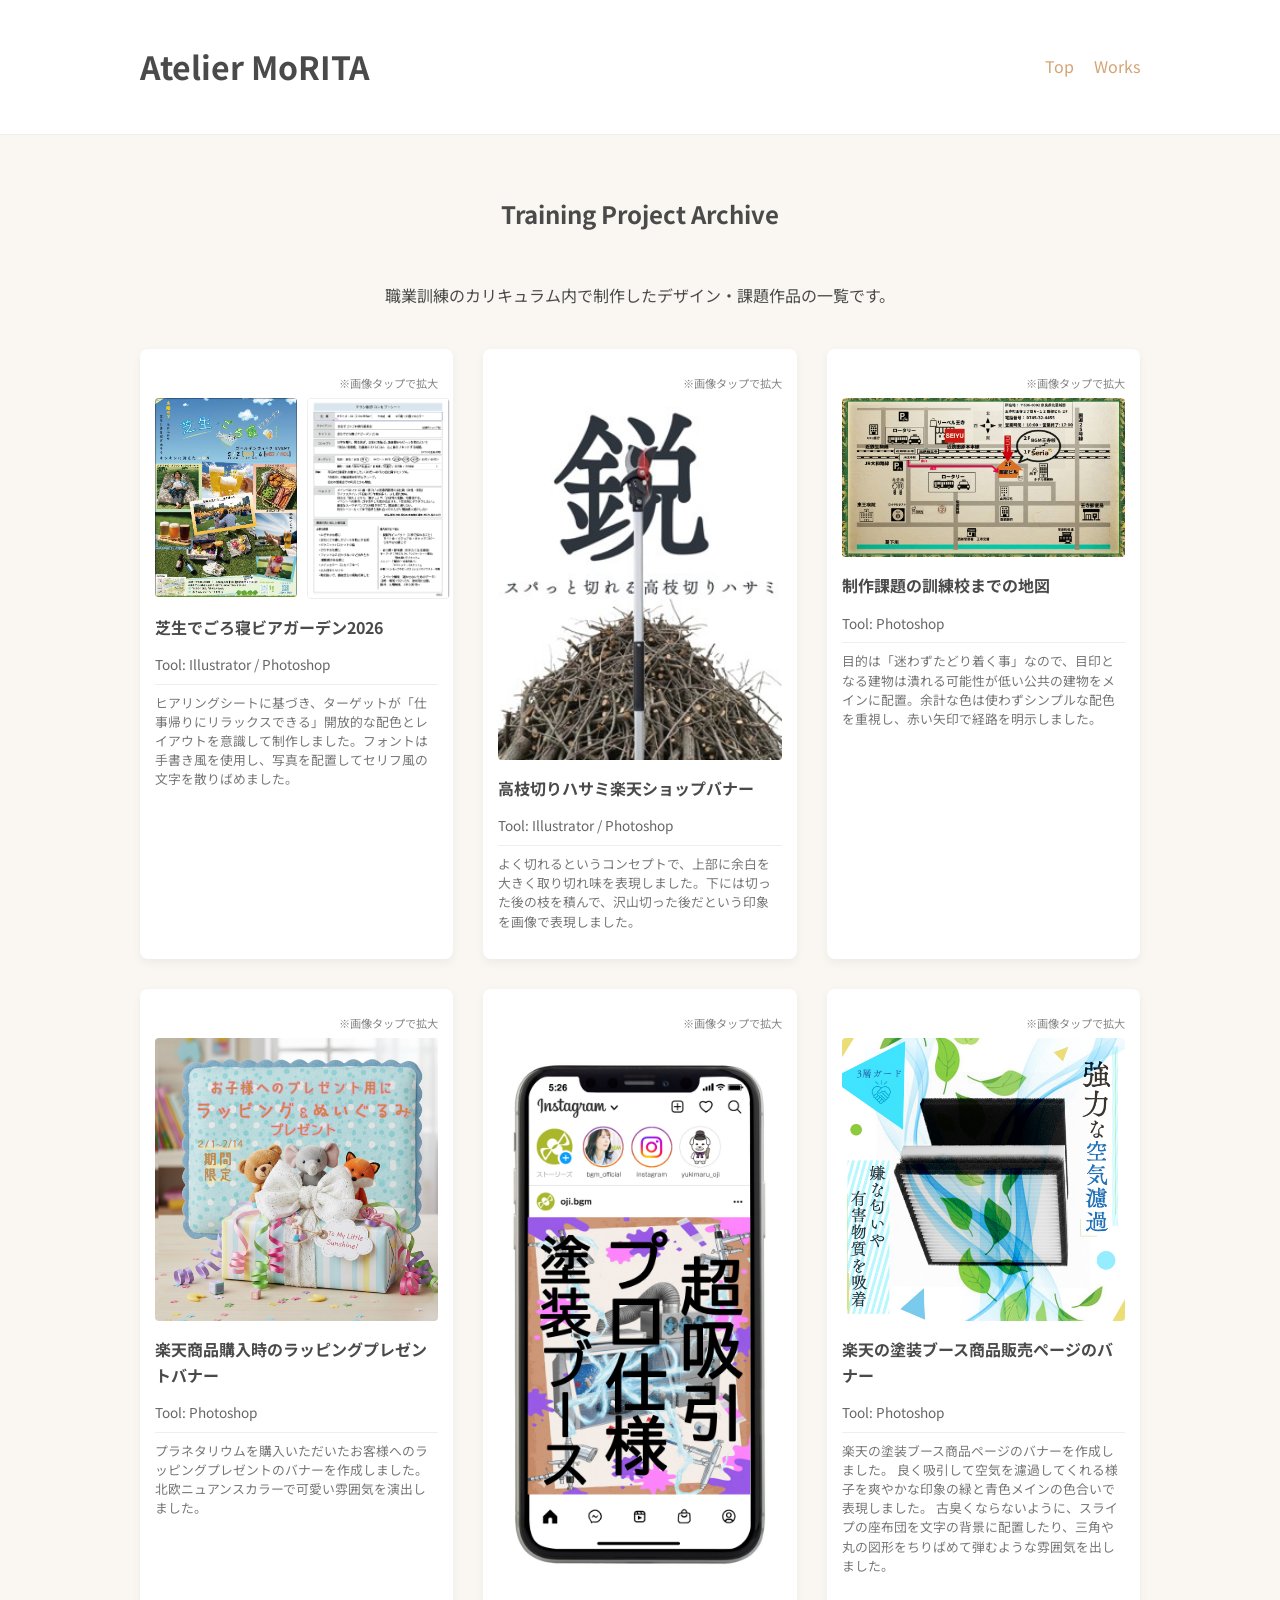
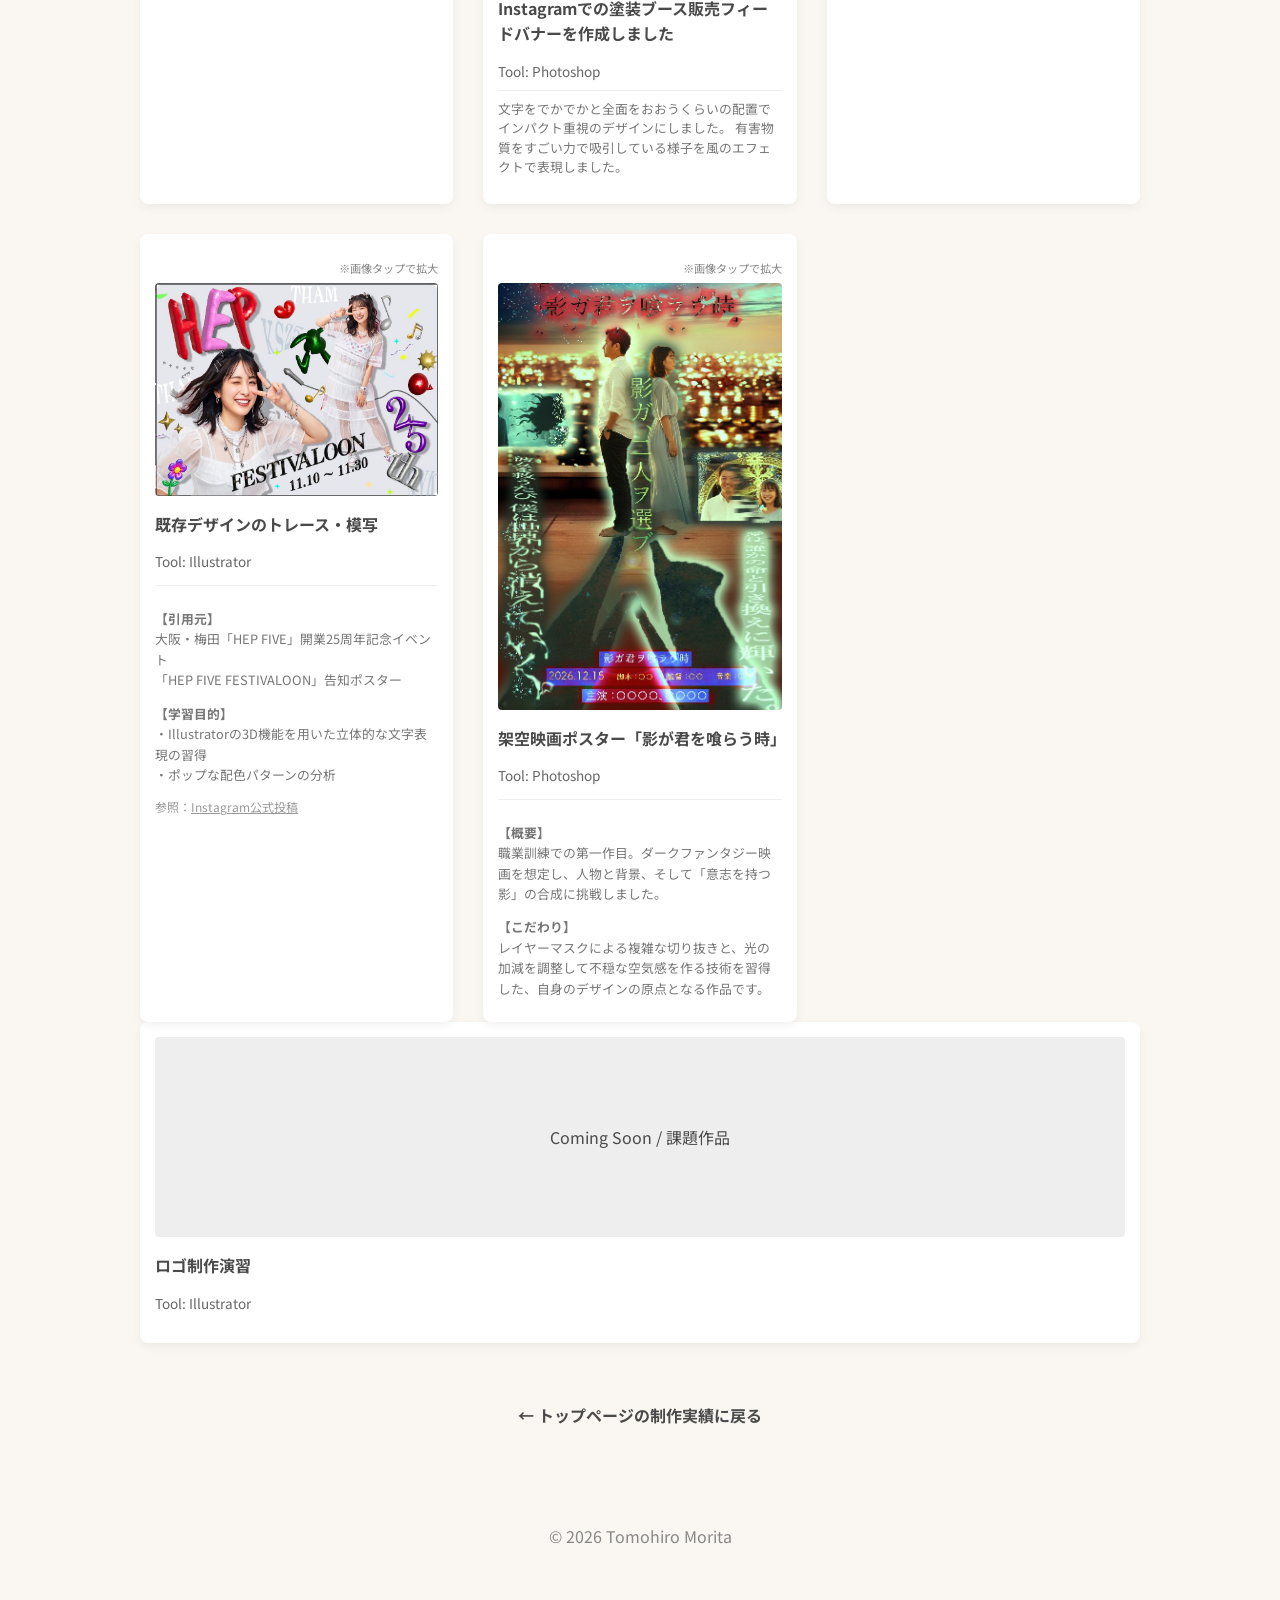
<file: archive.html>
<!DOCTYPE html>
<html lang="ja">
<head>
    <meta charset="UTF-8">
    <meta name="viewport" content="width=device-width, initial-scale=1.0">
    <title>作品アーカイブ | Atelier MoRITA</title>
    <link href="https://fonts.googleapis.com/css2?family=Noto+Sans+JP:wght@400;700&display=swap" rel="stylesheet">
    <style>
        /* 基本スタイル */
        body {
            font-family: 'Noto Sans JP', sans-serif;
            line-height: 1.6;
            color: #4a4a4a;
            background-color: #faf7f2;
            margin: 0;
            padding: 0;
        }
        header { background: #fff; padding: 20px 0; border-bottom: 1px solid #eee; }
        .header-inner { max-width: 1000px; margin: 0 auto; display: flex; justify-content: space-between; align-items: center; padding: 0 20px; }
        .container { max-width: 1000px; margin: 0 auto; padding: 40px 20px; }
        
        /* アーカイブグリッド */
        .archive-grid {
            display: grid;
            grid-template-columns: repeat(auto-fit, minmax(280px, 1fr));
            gap: 30px;
        }
        .archive-item {
            background: #fff;
            padding: 15px;
            border-radius: 8px;
            box-shadow: 0 4px 10px rgba(0,0,0,0.05);
            overflow: hidden;
        }
        .zoom-img { cursor: pointer; transition: 0.3s; }
        .zoom-img:hover { opacity: 0.8; }

        /* トップへ戻るボタン */
        #back-to-top {
            position: fixed;
            bottom: 30px;
            right: 30px;
            width: 50px;
            height: 50px;
            background-color: #f0ad4e; /* オレンジ */
            color: white;
            border: none;
            border-radius: 50%;
            cursor: pointer;
            box-shadow: 0 4px 15px rgba(0,0,0,0.2);
            display: none; /* 最初は隠す */
            z-index: 9999;
            align-items: center;
            justify-content: center;
            font-size: 24px;
        }

        /* モーダル（画像拡大） */
        .modal {
            display: none;
            position: fixed;
            z-index: 10000;
            top: 0; left: 0; width: 100%; height: 100%;
            background: rgba(0,0,0,0.8);
            justify-content: center;
            align-items: center;
        }
        #modalImg { max-width: 90%; max-height: 90%; border-radius: 8px; }

        footer { text-align: center; padding: 40px 0; color: #888; }
    </style>
</head>
<body>

<header>
    <div class="header-inner">
        <h1><a href="index.html" style="text-decoration: none; color: inherit;">Atelier MoRITA</a></h1>
        <nav>
            <ul style="list-style: none; display: flex; gap: 20px; margin: 0; padding: 0;">
                <li><a href="index.html" style="text-decoration: none; color: #d4a373;">Top</a></li>
                <li><a href="index.html#works" style="text-decoration: none; color: #d4a373;">Works</a></li>
            </ul>
        </nav>
    </div>
</header>

<main class="container">
  <section id="archive">
    <h2 style="text-align: center; margin-bottom: 50px;">Training Project Archive</h2>
    <p style="text-align: center; margin-bottom: 40px;">職業訓練のカリキュラム内で制作したデザイン・課題作品の一覧です。</p>

   <div class="archive-grid" style="display: grid; grid-template-columns: repeat(auto-fit, minmax(280px, 1fr)); gap: 30px;">
  
  <div class="archive-item" style="background: #fff; padding: 15px; border-radius: 8px; box-shadow: 0 4px 10px rgba(0,0,0,0.05); overflow: hidden;">
    <p style="font-size: 0.7rem; color: #888; margin-bottom: 5px; text-align: right;">※画像タップで拡大</p>
    <div style="display: flex; gap: 10px; margin-bottom: 15px; align-items: flex-start;">
      <img src="beer-garden.jpg" alt="ビアガーデンチラシ" class="zoom-img" style="width: 50%; height: auto; border-radius: 4px; cursor: pointer; transition: 0.3s;">
      <img src="hearing-sheet.jpg" alt="ヒアリングシート" class="zoom-img" style="width: 50%; height: auto; border-radius: 4px; border: 1px solid #eee; cursor: pointer; transition: 0.3s;">
    </div>
    <h3 style="font-size: 1rem; margin-bottom: 5px;">芝生でごろ寝ビアガーデン2026</h3>
    <p style="font-size: 0.85rem; color: #666; margin-bottom: 8px;">Tool: Illustrator / Photoshop</p>
    <p style="font-size: 0.8rem; color: #777; line-height: 1.5; border-top: 1px solid #eee; padding-top: 8px; margin-top: 8px;">
      ヒアリングシートに基づき、ターゲットが「仕事帰りにリラックスできる」開放的な配色とレイアウトを意識して制作しました。フォントは手書き風を使用し、写真を配置してセリフ風の文字を散りばめました。
    </p>
  </div>

  <div class="archive-item" style="background: #fff; padding: 15px; border-radius: 8px; box-shadow: 0 4px 10px rgba(0,0,0,0.05); overflow: hidden;">
    <p style="font-size: 0.7rem; color: #888; margin-bottom: 5px; text-align: right;">※画像タップで拡大</p>
    <div style="display: flex; gap: 10px; margin-bottom: 15px; align-items: flex-start;">
      <img src="takaeda-hasami.jpg" alt="高枝切りハサミ" class="zoom-img" style="width: 100%; height: auto; border-radius: 4px; cursor: pointer; transition: 0.3s;">
    </div>
    <h3 style="font-size: 1rem; margin-bottom: 5px;">高枝切りハサミ楽天ショップバナー</h3>
    <p style="font-size: 0.85rem; color: #666; margin-bottom: 8px;">Tool: Illustrator / Photoshop</p>
    <p style="font-size: 0.8rem; color: #777; line-height: 1.5; border-top: 1px solid #eee; padding-top: 8px; margin-top: 8px;">
      よく切れるというコンセプトで、上部に余白を大きく取り切れ味を表現しました。下には切った後の枝を積んで、沢山切った後だという印象を画像で表現しました。
    </p>
      </div>
      
      <div class="archive-item" style="background: #fff; padding: 15px; border-radius: 8px; box-shadow: 0 4px 10px rgba(0,0,0,0.05); overflow: hidden;">
    <p style="font-size: 0.7rem; color: #888; margin-bottom: 5px; text-align: right;">※画像タップで拡大</p>
    <div style="display: flex; gap: 10px; margin-bottom: 15px; align-items: flex-start;">
      <img src="keiro.jpg" alt="地図作成" class="zoom-img" style="width: 100%; height: auto; border-radius: 4px; cursor: pointer; transition: 0.3s;">
    </div>
    <h3 style="font-size: 1rem; margin-bottom: 5px;">制作課題の訓練校までの地図</h3>
    <p style="font-size: 0.85rem; color: #666; margin-bottom: 8px;">Tool: Photoshop</p>
    <p style="font-size: 0.8rem; color: #777; line-height: 1.5; border-top: 1px solid #eee; padding-top: 8px; margin-top: 8px;">
      目的は「迷わずたどり着く事」なので、目印となる建物は潰れる可能性が低い公共の建物をメインに配置。余計な色は使わずシンプルな配色を重視し、赤い矢印で経路を明示しました。
    </p>
  </div>

        <div class="archive-item" style="background: #fff; padding: 15px; border-radius: 8px; box-shadow: 0 4px 10px rgba(0,0,0,0.05); overflow: hidden;">
    <p style="font-size: 0.7rem; color: #888; margin-bottom: 5px; text-align: right;">※画像タップで拡大</p>
    <div style="display: flex; gap: 10px; margin-bottom: 15px; align-items: flex-start;">
      <img src="present.jpg" alt="プレゼント" class="zoom-img" style="width: 100%; height: auto; border-radius: 4px; cursor: pointer; transition: 0.3s;">
    </div>
    <h3 style="font-size: 1rem; margin-bottom: 5px;">楽天商品購入時のラッピングプレゼントバナー</h3>
    <p style="font-size: 0.85rem; color: #666; margin-bottom: 8px;">Tool: Photoshop</p>
    <p style="font-size: 0.8rem; color: #777; line-height: 1.5; border-top: 1px solid #eee; padding-top: 8px; margin-top: 8px;">
      プラネタリウムを購入いただいたお客様へのラッピングプレゼントのバナーを作成しました。
      北欧ニュアンスカラーで可愛い雰囲気を演出しました。
    </p>
  </div>

         <div class="archive-item" style="background: #fff; padding: 15px; border-radius: 8px; box-shadow: 0 4px 10px rgba(0,0,0,0.05); overflow: hidden;">
    <p style="font-size: 0.7rem; color: #888; margin-bottom: 5px; text-align: right;">※画像タップで拡大</p>
    <div style="display: flex; gap: 10px; margin-bottom: 15px; align-items: flex-start;">
      <img src="instagram feed.jpg" alt="インスタグラムフィード" class="zoom-img" style="width: 100%; height: auto; border-radius: 4px; cursor: pointer; transition: 0.3s;">
    </div>
    <h3 style="font-size: 1rem; margin-bottom: 5px;">Instagramでの塗装ブース販売フィードバナーを作成しました</h3>
    <p style="font-size: 0.85rem; color: #666; margin-bottom: 8px;">Tool: Photoshop</p>
    <p style="font-size: 0.8rem; color: #777; line-height: 1.5; border-top: 1px solid #eee; padding-top: 8px; margin-top: 8px;">
      文字をでかでかと全面をおおうくらいの配置でインパクト重視のデザインにしました。
      有害物質をすごい力で吸引している様子を風のエフェクトで表現しました。
    </p>
  </div>
  
           <div class="archive-item" style="background: #fff; padding: 15px; border-radius: 8px; box-shadow: 0 4px 10px rgba(0,0,0,0.05); overflow: hidden;">
    <p style="font-size: 0.7rem; color: #888; margin-bottom: 5px; text-align: right;">※画像タップで拡大</p>
    <div style="display: flex; gap: 10px; margin-bottom: 15px; align-items: flex-start;">
      <img src="tosou.jpg" alt=""塗装ブース楽天" class="zoom-img" style="width: 100%; height: auto; border-radius: 4px; cursor: pointer; transition: 0.3s;">
    </div>
    <h3 style="font-size: 1rem; margin-bottom: 5px;">楽天の塗装ブース商品販売ページのバナー</h3>
    <p style="font-size: 0.85rem; color: #666; margin-bottom: 8px;">Tool: Photoshop</p>
    <p style="font-size: 0.8rem; color: #777; line-height: 1.5; border-top: 1px solid #eee; padding-top: 8px; margin-top: 8px;">
      楽天の塗装ブース商品ページのバナーを作成しました。
      良く吸引して空気を濾過してくれる様子を爽やかな印象の緑と青色メインの色合いで表現しました。
      古臭くならないように、スライプの座布団を文字の背景に配置したり、三角や丸の図形をちりばめて弾むような雰囲気を出しました。
    </p>
  </div>


<div class="archive-item" style="background: #fff; padding: 15px; border-radius: 8px; box-shadow: 0 4px 10px rgba(0,0,0,0.05); overflow: hidden;">
  <p style="font-size: 0.7rem; color: #888; margin-bottom: 5px; text-align: right;">※画像タップで拡大</p>
  
  <div style="display: flex; gap: 10px; margin-bottom: 15px; align-items: flex-start;">
    <img src="rensyuu.jpg" alt="チラシトレース" class="zoom-img" style="width: 100%; height: auto; border-radius: 4px; cursor: pointer; transition: 0.3s;">
  </div>
  
  <h3 style="font-size: 1rem; margin-bottom: 5px;">既存デザインのトレース・模写</h3>
  <p style="font-size: 0.85rem; color: #666; margin-bottom: 12px;">Tool: Illustrator</p>
  
  <div style="font-size: 0.8rem; color: #777; line-height: 1.6; border-top: 1px solid #eee; padding-top: 10px;">
    <p style="margin-bottom: 8px;">
      <strong>【引用元】</strong><br>
      大阪・梅田「HEP FIVE」開業25周年記念イベント<br>「HEP FIVE FESTIVALOON」告知ポスター
    </p>
    
    <p style="margin-bottom: 8px;">
      <strong>【学習目的】</strong><br>
      ・Illustratorの3D機能を用いた立体的な文字表現の習得<br>
      ・ポップな配色パターンの分析
    </p>
    
    <p style="font-size: 0.75rem; color: #999;">
      参照：<a href="https://www.instagram.com/p/CzFnPCrvrzD/" target="_blank" style="color: inherit; text-decoration: underline;">Instagram公式投稿</a>
    </p>
  </div>
</div>


<div class="archive-item" style="background: #fff; padding: 15px; border-radius: 8px; box-shadow: 0 4px 10px rgba(0,0,0,0.05); overflow: hidden;">
  <p style="font-size: 0.7rem; color: #888; margin-bottom: 5px; text-align: right;">※画像タップで拡大</p>
  
  <div style="display: flex; gap: 10px; margin-bottom: 15px; align-items: flex-start;">
    <img src="eiga.jpg" alt="映画告知ポスター制作" class="zoom-img" style="width: 100%; height: auto; border-radius: 4px; cursor: pointer; transition: 0.3s;">
  </div>
  
  <h3 style="font-size: 1rem; margin-bottom: 5px;">架空映画ポスター「影が君を喰らう時」</h3>
  <p style="font-size: 0.85rem; color: #666; margin-bottom: 12px;">Tool: Photoshop</p>
  
  <div style="font-size: 0.8rem; color: #777; line-height: 1.6; border-top: 1px solid #eee; padding-top: 10px;">
    <p style="margin-bottom: 8px;">
      <strong>【概要】</strong><br>
      職業訓練での第一作目。ダークファンタジー映画を想定し、人物と背景、そして「意志を持つ影」の合成に挑戦しました。
    </p>
    
    <p style="margin-bottom: 8px;">
      <strong>【こだわり】</strong><br>
      レイヤーマスクによる複雑な切り抜きと、光の加減を調整して不穏な空気感を作る技術を習得した、自身のデザインの原点となる作品です。
    </p>
  </div>
</div>


</div>



      <div class="archive-item" style="background: #fff; padding: 15px; border-radius: 8px; box-shadow: 0 4px 10px rgba(0,0,0,0.05);">
        <div style="width: 100%; height: 200px; background: #eee; display: flex; align-items: center; justify-content: center; border-radius: 4px; margin-bottom: 15px;">
          <span>Coming Soon / 課題作品</span>
        </div>
        <h3 style="font-size: 1rem; margin-bottom: 5px;">ロゴ制作演習</h3>
        <p style="font-size: 0.85rem; color: #666;">Tool: Illustrator</p>
      </div>

    </div> <div style="text-align: center; margin-top: 60px;">
      <a href="index.html#works" class="back-to-top-link" style="color: var(--main-color); font-weight: bold; text-decoration: none;">← トップページの制作実績に戻る</a>
    </div>
  </section>
</main>

<footer>
    <p>© 2026 Tomohiro Morita</p>
</footer>

<div id="imageModal" class="modal" onclick="this.style.display='none'">
    <img id="modalImg">
</div>

<button id="back-to-top" onclick="scrollToTop()">↑</button>

<script>
    // 拡大処理
    const images = document.querySelectorAll('.zoom-img');
    const modal = document.getElementById('imageModal');
    const modalImg = document.getElementById('modalImg');

    images.forEach(img => {
        img.onclick = function() {
            modal.style.display = "flex";
            modalImg.src = this.src;
        }
    });

    // スクロールでボタンを表示
    window.onscroll = function() {
        const btn = document.getElementById("back-to-top");
        if (document.body.scrollTop > 300 || document.documentElement.scrollTop > 300) {
            btn.style.display = "flex";
        } else {
            btn.style.display = "none";
        }
    };

    function scrollToTop() {
        window.scrollTo({ top: 0, behavior: "smooth" });
    }
</script>

</body>
</html>
</file>
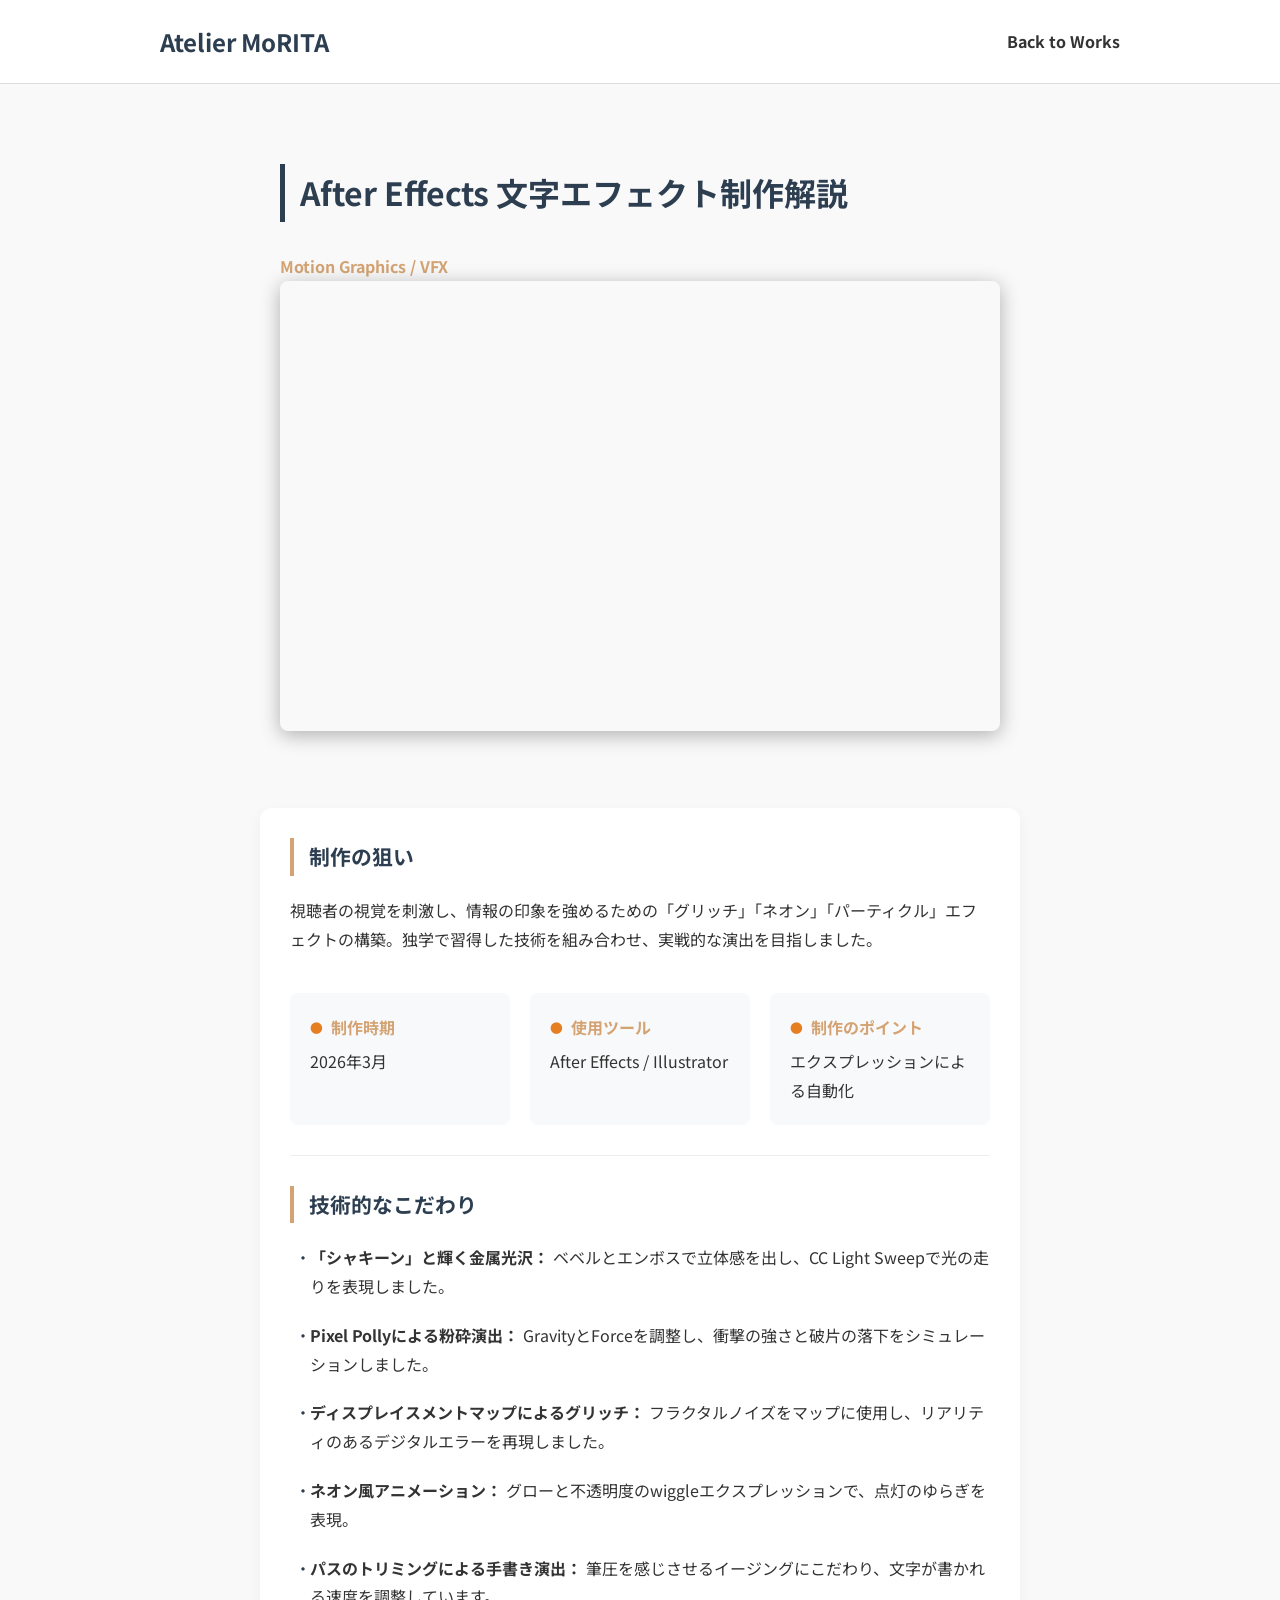
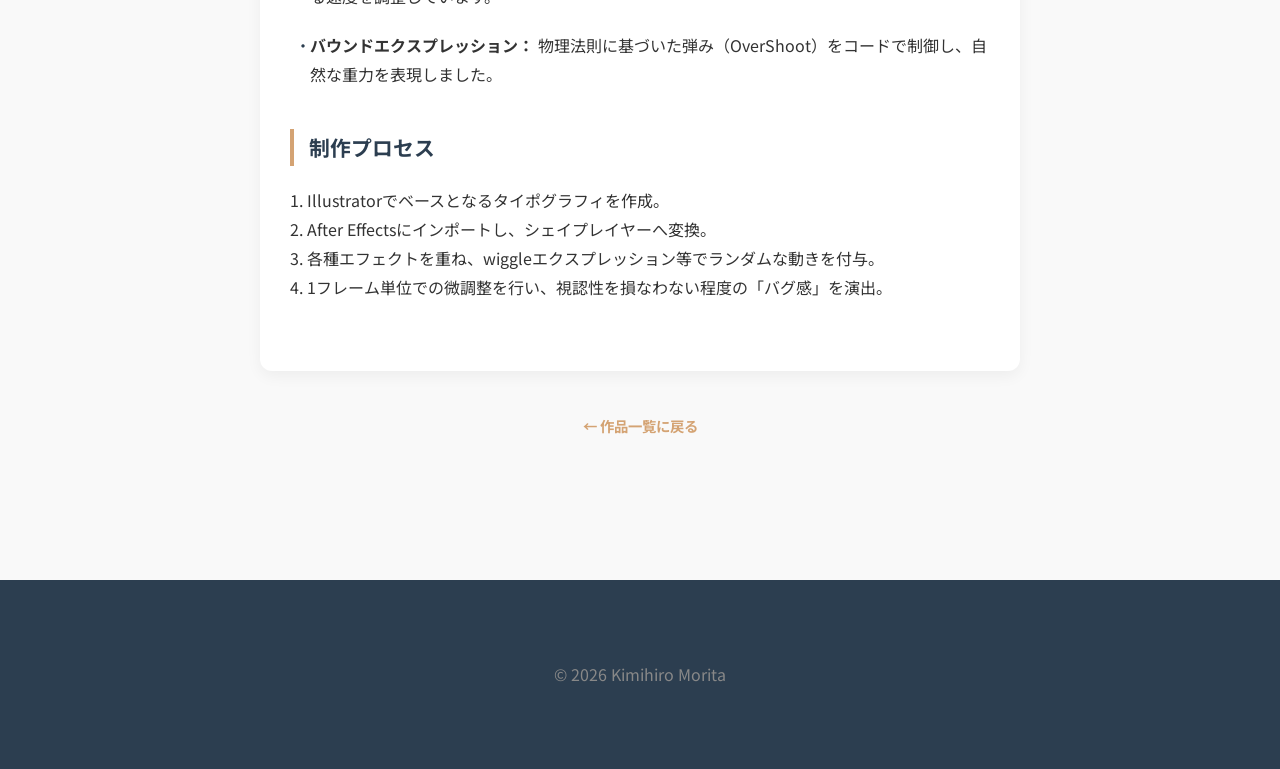
<file: effect-detail.html>
<!DOCTYPE html>
<html lang="ja">
<head>
  <meta charset="UTF-8">
  <meta name="viewport" content="width=device-width, initial-scale=1.0">
  <title>制作解説 | After Effects 文字エフェクト</title>
  <link rel="stylesheet" href="style.css">
  <link href="https://fonts.googleapis.com/css2?family=Noto+Sans+JP:wght@400;700&display=swap" rel="stylesheet">
  <style>
    /* 追加：トップへ戻るボタンのスタイル */
    #back-to-top {
      position: fixed;
      bottom: 30px;
      right: 30px;
      width: 50px;
      height: 50px;
      background-color: #f0ad4e; /* オレンジ色 */
      color: white;
      border: none;
      border-radius: 50%;
      cursor: pointer;
      box-shadow: 0 4px 15px rgba(0,0,0,0.2);
      display: none; /* 初期は非表示 */
      z-index: 9999;
      transition: all 0.3s ease;
      display: flex; /* 中央揃え */
      align-items: center;
      justify-content: center;
      font-size: 24px;
    }
    #back-to-top:hover {
      transform: scale(1.1);
      background-color: #ec971f;
    }

    /* 既存のレイアウト微調整 */
    .detail-main { padding-bottom: 60px; }
    .points-list { padding-left: 20px; }
    .points-list li { margin-bottom: 20px; }
  </style>
</head>
<body>

<header>
  <div class="header-inner">
    <h1><a href="index.html" style="text-decoration: none; color: inherit;">Atelier MoRITA</a></h1>
    <nav>
      <ul>
        <li><a href="index.html#works">Back to Works</a></li>
      </ul>
    </nav>
  </div>
</header>

<main class="detail-main">
  <section class="work-intro">
    <div class="container" style="max-width: 900px; margin: 0 auto; padding: 40px 20px;">
      <h2>After Effects 文字エフェクト制作解説</h2>
      <p class="work-category" style="color: #d4a373; font-weight: bold;">Motion Graphics / VFX</p>
      
 <div class="detail-hero">
    <iframe 
        width="100%" 
        height="450" 
        src="https://www.youtube.com/embed/WLC5Z1DfCNE?si=pDgNmVYQrNARN0Zu" 
        title="YouTube video player" 
        frameborder="0" 
        allow="accelerometer; autoplay; clipboard-write; encrypted-media; gyroscope; picture-in-picture; web-share" 
        referrerpolicy="strict-origin-when-cross-origin" 
        allowfullscreen
        style="border-radius: 8px; box-shadow: 0 4px 20px rgba(0,0,0,0.3);">
    </iframe>
</div>
      </div>

      <div class="detail-content" style="background: #fff; padding: 30px; border-radius: 12px; margin-top: 30px; box-shadow: 0 5px 15px rgba(0,0,0,0.05);">
        <div class="detail-section">
          <h3 style="border-left: 4px solid #d4a373; padding-left: 15px;">制作の狙い</h3>
          <p>視聴者の視覚を刺激し、情報の印象を強めるための「グリッチ」「ネオン」「パーティクル」エフェクトの構築。独学で習得した技術を組み合わせ、実戦的な演出を目指しました。</p>
        </div>

        <div class="detail-grid" style="display: grid; grid-template-columns: repeat(auto-fit, minmax(200px, 1fr)); gap: 20px; margin: 30px 0;">
          <div class="detail-box">
            <h4 style="margin-bottom: 5px; color: #d4a373;">制作時期</h4>
            <p>2026年3月</p>
          </div>
          <div class="detail-box">
            <h4 style="margin-bottom: 5px; color: #d4a373;">使用ツール</h4>
            <p>After Effects / Illustrator</p>
          </div>
          <div class="detail-box">
            <h4 style="margin-bottom: 5px; color: #d4a373;">制作のポイント</h4>
            <p>エクスプレッションによる自動化</p>
          </div>
        </div>

        <hr style="border: 0; border-top: 1px solid #eee; margin: 30px 0;">

        <div class="detail-section">
          <h3 style="border-left: 4px solid #d4a373; padding-left: 15px;">技術的なこだわり</h3>
          <ul class="points-list">
             <li>
              <strong>「シャキーン」と輝く金属光沢：</strong>
              ベベルとエンボスで立体感を出し、CC Light Sweepで光の走りを表現しました。
            </li>
             <li>
              <strong>Pixel Pollyによる粉砕演出：</strong>
              GravityとForceを調整し、衝撃の強さと破片の落下をシミュレーションしました。
            </li>
            <li>
              <strong>ディスプレイスメントマップによるグリッチ：</strong>
              フラクタルノイズをマップに使用し、リアリティのあるデジタルエラーを再現しました。
            </li>
            <li>
              <strong>ネオン風アニメーション：</strong>
              グローと不透明度のwiggleエクスプレッションで、点灯のゆらぎを表現。
            </li>
            <li>
              <strong>パスのトリミングによる手書き演出：</strong>
              筆圧を感じさせるイージングにこだわり、文字が書かれる速度を調整しています。
            </li>
            <li>
              <strong>バウンドエクスプレッション：</strong>
              物理法則に基づいた弾み（OverShoot）をコードで制御し、自然な重力を表現しました。
            </li>
          </ul>
        </div>

        <div class="detail-section" style="margin-top: 40px;">
          <h3 style="border-left: 4px solid #d4a373; padding-left: 15px;">制作プロセス</h3>
          <p>
            1. Illustratorでベースとなるタイポグラフィを作成。<br>
            2. After Effectsにインポートし、シェイプレイヤーへ変換。<br>
            3. 各種エフェクトを重ね、wiggleエクスプレッション等でランダムな動きを付与。<br>
            4. 1フレーム単位での微調整を行い、視認性を損なわない程度の「バグ感」を演出。
          </p>
        </div>
      </div>

      <div class="back-link" style="text-align: center; margin-top: 40px;">
        <a href="index.html#works" class="btn" style="text-decoration: none; color: #d4a373; font-weight: bold;">← 作品一覧に戻る</a>
      </div>
    </div>
  </section>
</main>

<footer>
  <p style="text-align: center; padding: 40px 0; color: #888;">© 2026 Kimihiro Morita</p>
</footer>

<button id="back-to-top" onclick="scrollToTop()">↑</button>

<script>
  // 1. トップへ戻るボタンの表示制御
  window.onscroll = function() {
    const btn = document.getElementById("back-to-top");
    if (document.body.scrollTop > 300 || document.documentElement.scrollTop > 300) {
      btn.style.display = "flex";
    } else {
      btn.style.display = "none";
    }
  };

  function scrollToTop() {
    window.scrollTo({
      top: 0,
      behavior: "smooth"
    });
  }

  // 2. 戻ってきた時の動画自動再生（黒い画面対策）
  window.onpageshow = function() {
    const video = document.getElementById('effect-video');
    if (video) {
      video.play().catch(error => {
        console.log("Auto-play was prevented.");
      });
    }
  };
</script>

</body>
</html>
</file>
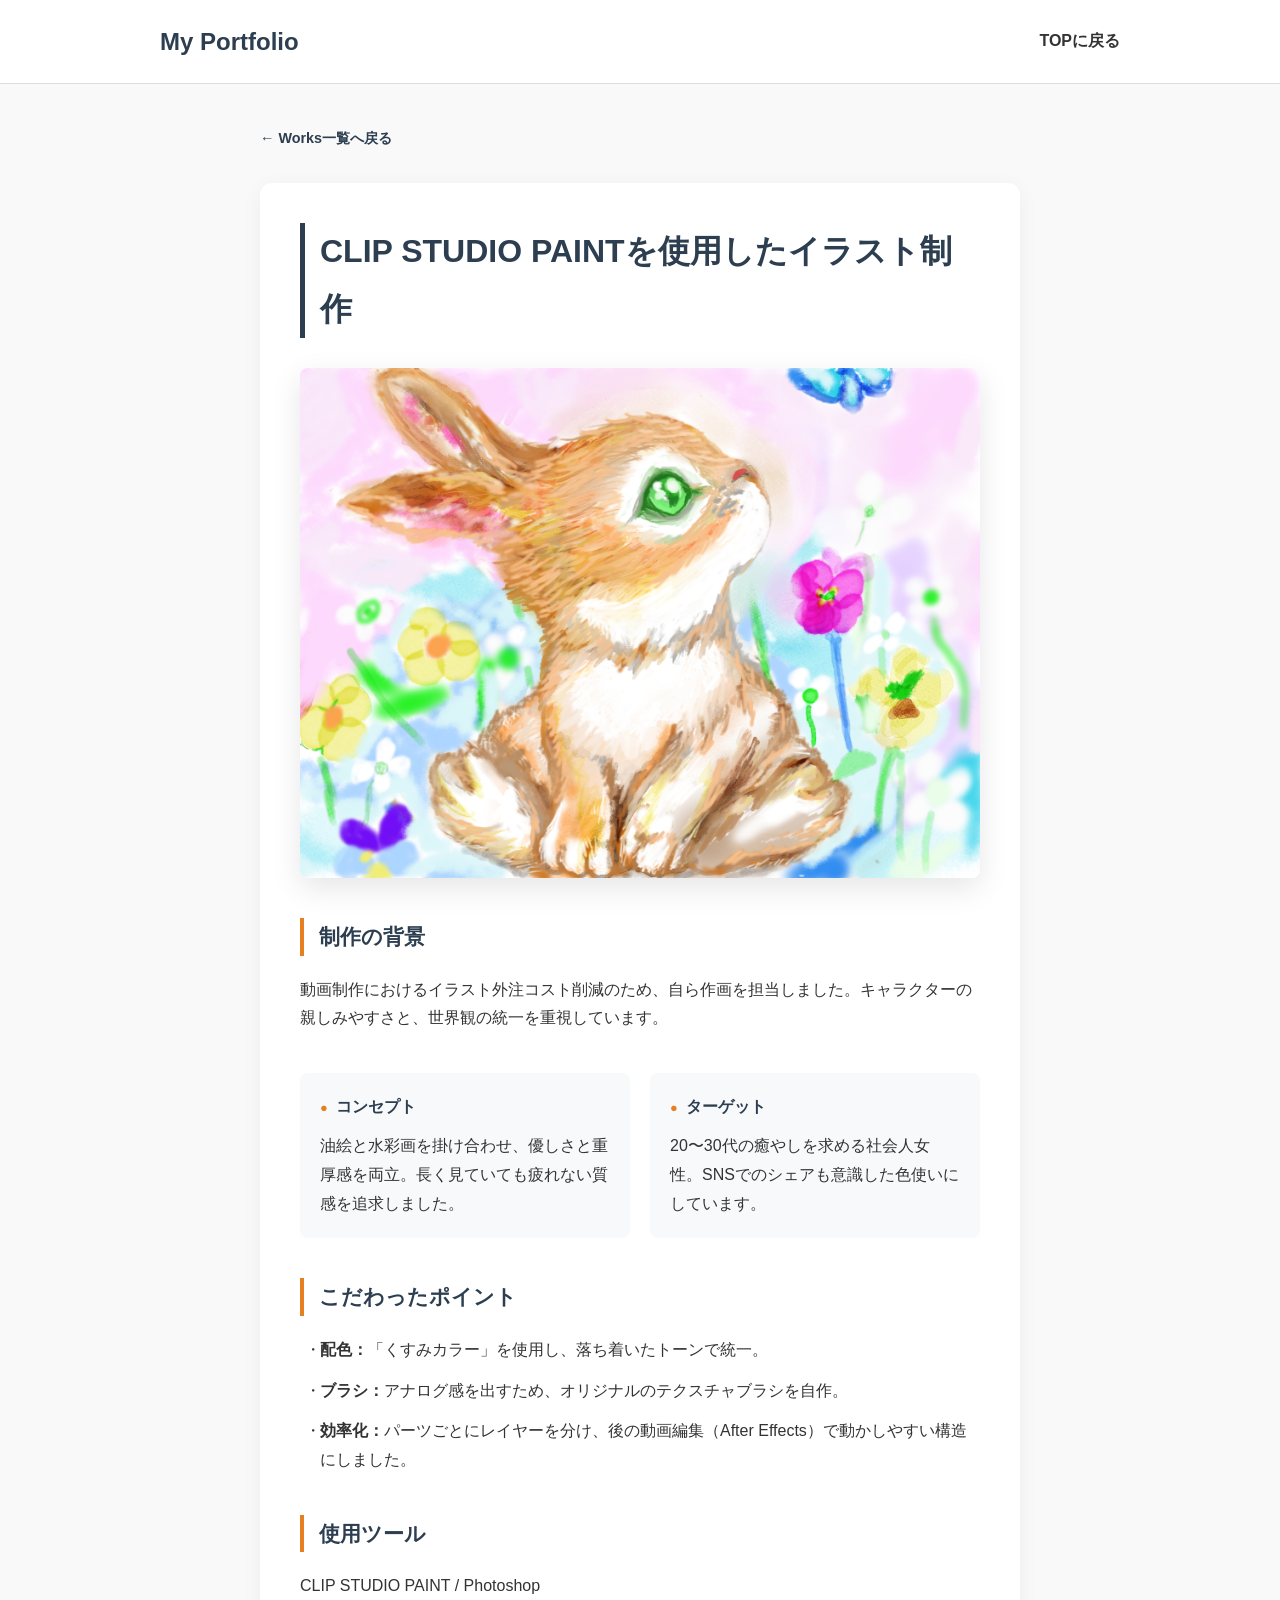
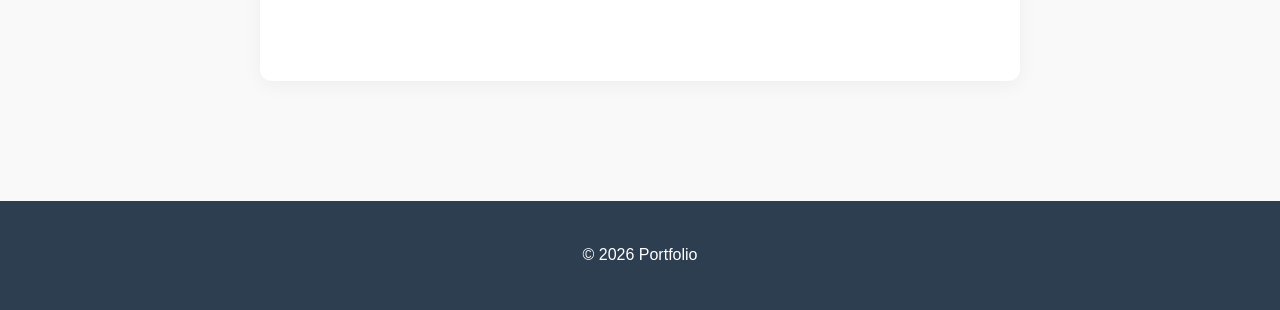
<file: illustration-detail.html>
<!DOCTYPE html>
<html lang="ja">
<head>
  <meta charset="UTF-8">
  <title>作品詳細 | イラスト制作</title>
  <link rel="stylesheet" href="style.css"> <meta name="viewport" content="width=device-width, initial-scale=1.0">
</head>
<body>

  <header>
    <div class="header-inner">
      <h1>My Portfolio</h1>
      <nav>
        <ul>
          <li><a href="index.html">TOPに戻る</a></li>
        </ul>
      </nav>
    </div>
  </header>

  <main class="detail-main">
    <div class="back-link">
      <a href="index.html">← Works一覧へ戻る</a>
    </div>

    <section class="work-detail-container">
      <h2>CLIP STUDIO PAINTを使用したイラスト制作</h2>

      <div class="detail-visual">
        <img src="rabit.jpg" alt="制作したイラスト">
      </div>

      <div class="detail-content">
        <div class="detail-section">
          <h3>制作の背景</h3>
          <p>動画制作におけるイラスト外注コスト削減のため、自ら作画を担当しました。キャラクターの親しみやすさと、世界観の統一を重視しています。</p>
        </div>

        <div class="detail-grid">
          <div class="detail-box">
            <h4>コンセプト</h4>
            <p>油絵と水彩画を掛け合わせ、優しさと重厚感を両立。長く見ていても疲れない質感を追求しました。</p>
          </div>
          <div class="detail-box">
            <h4>ターゲット</h4>
            <p>20〜30代の癒やしを求める社会人女性。SNSでのシェアも意識した色使いにしています。</p>
          </div>
        </div>

        <div class="detail-section">
          <h3>こだわったポイント</h3>
          <ul>
            <li><strong>配色：</strong>「くすみカラー」を使用し、落ち着いたトーンで統一。</li>
            <li><strong>ブラシ：</strong>アナログ感を出すため、オリジナルのテクスチャブラシを自作。</li>
            <li><strong>効率化：</strong>パーツごとにレイヤーを分け、後の動画編集（After Effects）で動かしやすい構造にしました。</li>
          </ul>
        </div>

        <div class="detail-section">
          <h3>使用ツール</h3>
          <p>CLIP STUDIO PAINT / Photoshop</p>
        </div>
      </div>
    </section>
  </main>

  <footer>
    <p>&copy; 2026 Portfolio</p>
  </footer>

</body>
</html>
</file>
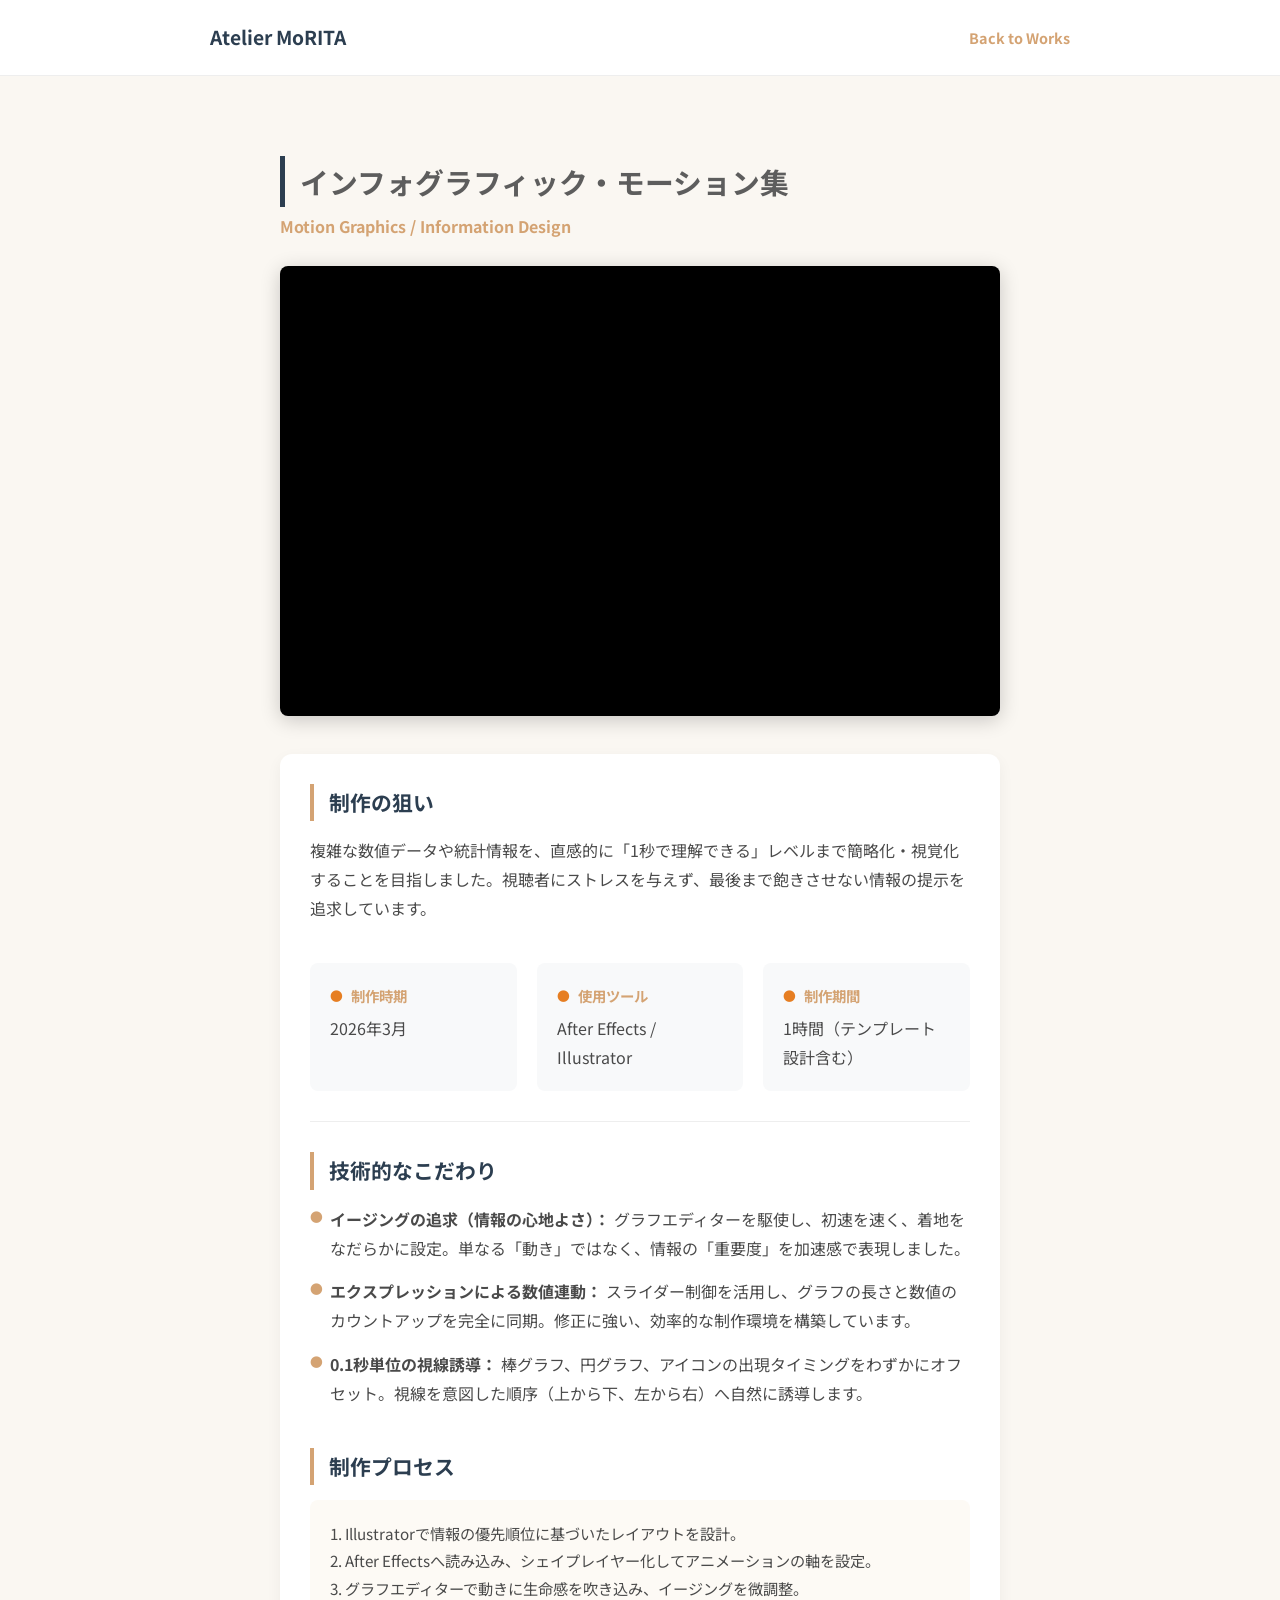
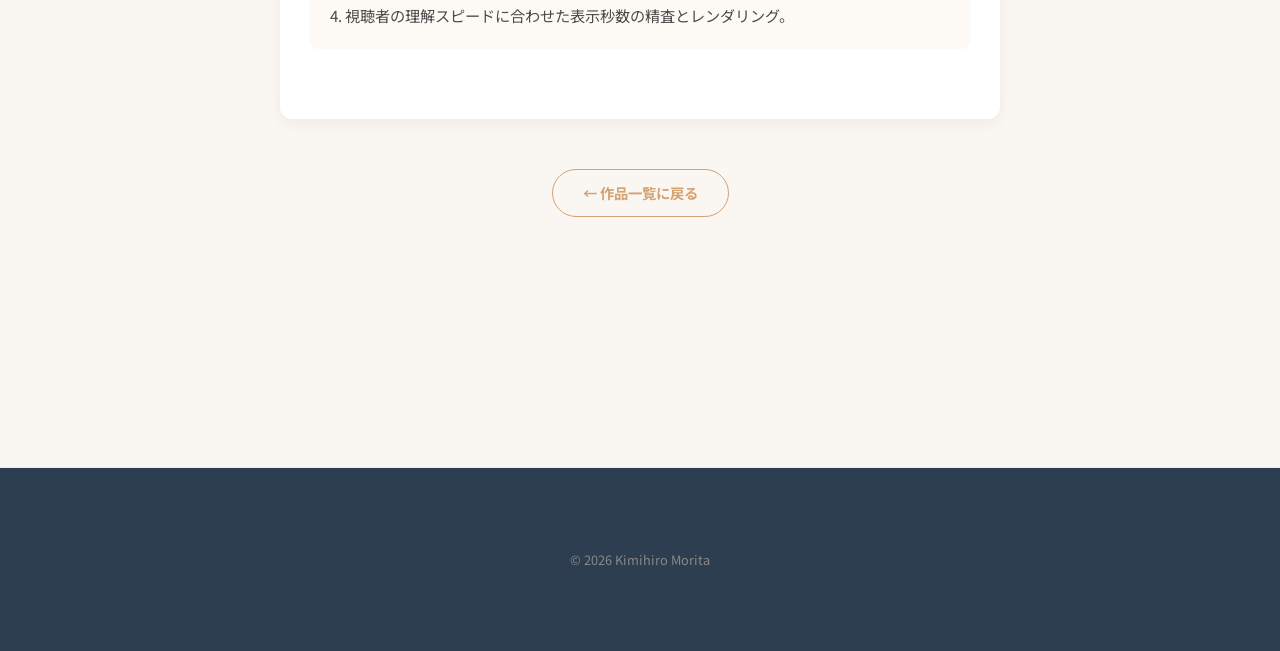
<file: infographic-detail.html>
<!DOCTYPE html>
<html lang="ja">
<head>
  <meta charset="UTF-8">
  <meta name="viewport" content="width=device-width, initial-scale=1.0">
  <title>制作解説 | インフォグラフィック・モーション</title>
  <link rel="stylesheet" href="style.css">
  <link href="https://fonts.googleapis.com/css2?family=Noto+Sans+JP:wght@400;700&display=swap" rel="stylesheet">
  <style>
    /* 共通スタイル */
    body {
      font-family: 'Noto Sans JP', sans-serif;
      line-height: 1.8;
      color: #4a4a4a;
      background-color: #faf7f2; /* ミルクティーベージュ系 */
      margin: 0;
    }
    
    .container { max-width: 900px; margin: 0 auto; padding: 40px 20px; }

    /* トップへ戻るボタン */
    #back-to-top {
      position: fixed;
      bottom: 30px;
      right: 30px;
      width: 50px;
      height: 50px;
      background-color: #f0ad4e;
      color: white;
      border: none;
      border-radius: 50%;
      cursor: pointer;
      box-shadow: 0 4px 15px rgba(0,0,0,0.2);
      display: none;
      z-index: 9999;
      transition: all 0.3s ease;
      align-items: center;
      justify-content: center;
      font-size: 24px;
    }
    #back-to-top:hover { transform: scale(1.1); background-color: #ec971f; }

    /* レイアウトパーツ */
    .detail-content { background: #fff; padding: 30px; border-radius: 12px; margin-top: 30px; box-shadow: 0 5px 15px rgba(0,0,0,0.05); }
    .detail-section h3 { border-left: 4px solid #d4a373; padding-left: 15px; margin-bottom: 15px; }
    .detail-grid { display: grid; grid-template-columns: repeat(auto-fit, minmax(200px, 1fr)); gap: 20px; margin: 30px 0; }
    .points-list { padding-left: 20px; list-style-type: none; }
    .points-list li { margin-bottom: 15px; position: relative; }
    .points-list li::before { content: "●"; color: #d4a373; position: absolute; left: -20px; font-size: 0.8rem; }
  </style>
</head>
<body>

<header style="background: #fff; padding: 20px 0; border-bottom: 1px solid #eee;">
  <div class="header-inner" style="max-width: 900px; margin: 0 auto; padding: 0 20px; display: flex; justify-content: space-between; align-items: center;">
    <h1 style="font-size: 1.2rem; margin: 0;"><a href="index.html" style="text-decoration: none; color: inherit;">Atelier MoRITA</a></h1>
    <nav>
      <a href="index.html#works" style="text-decoration: none; color: #d4a373; font-weight: bold; font-size: 0.9rem;">Back to Works</a>
    </nav>
  </div>
</header>

<main class="detail-main">
  <section class="work-intro">
    <div class="container">
      <h2 style="font-size: 1.8rem; color: #5d5d5d; margin-bottom: 5px;">インフォグラフィック・モーション集</h2>
      <p class="work-category" style="color: #d4a373; font-weight: bold; margin-bottom: 25px;">Motion Graphics / Information Design</p>
      
<div class="detail-hero">
  <iframe 
    width="100%" 
    height="450" 
    src="https://www.youtube.com/embed/icV4H8HvPCA?si=jURq80oBhmj3W2VX" 
    title="YouTube video player" 
    frameborder="0" 
    allow="accelerometer; autoplay; clipboard-write; encrypted-media; gyroscope; picture-in-picture; web-share" 
    referrerpolicy="strict-origin-when-cross-origin" 
    allowfullscreen
    style="border-radius: 8px; box-shadow: 0 4px 20px rgba(0,0,0,0.2); background: #000;">
  </iframe>
</div>

      <div class="detail-content">
        <div class="detail-section">
          <h3>制作の狙い</h3>
          <p>複雑な数値データや統計情報を、直感的に「1秒で理解できる」レベルまで簡略化・視覚化することを目指しました。視聴者にストレスを与えず、最後まで飽きさせない情報の提示を追求しています。</p>
        </div>

        <div class="detail-grid">
          <div class="detail-box">
            <h4 style="margin: 0 0 5px 0; color: #d4a373; font-size: 0.9rem;">制作時期</h4>
            <p style="margin: 0;">2026年3月</p>
          </div>
          <div class="detail-box">
            <h4 style="margin: 0 0 5px 0; color: #d4a373; font-size: 0.9rem;">使用ツール</h4>
            <p style="margin: 0;">After Effects / Illustrator</p>
          </div>
          <div class="detail-box">
            <h4 style="margin: 0 0 5px 0; color: #d4a373; font-size: 0.9rem;">制作期間</h4>
            <p style="margin: 0;">1時間（テンプレート設計含む）</p>
          </div>
        </div>

        <hr style="border: 0; border-top: 1px solid #eee; margin: 30px 0;">

        <div class="detail-section">
          <h3>技術的なこだわり</h3>
          <ul class="points-list">
            <li>
              <strong>イージングの追求（情報の心地よさ）：</strong>
              グラフエディターを駆使し、初速を速く、着地をなだらかに設定。単なる「動き」ではなく、情報の「重要度」を加速感で表現しました。
            </li>
            <li>
              <strong>エクスプレッションによる数値連動：</strong>
              スライダー制御を活用し、グラフの長さと数値のカウントアップを完全に同期。修正に強い、効率的な制作環境を構築しています。
            </li>
            <li>
              <strong>0.1秒単位の視線誘導：</strong>
              棒グラフ、円グラフ、アイコンの出現タイミングをわずかにオフセット。視線を意図した順序（上から下、左から右）へ自然に誘導します。
            </li>
          </ul>
        </div>

        <div class="detail-section" style="margin-top: 40px;">
          <h3>制作プロセス</h3>
          <p style="background: #fdfaf5; padding: 20px; border-radius: 8px; font-size: 0.95rem;">
            1. Illustratorで情報の優先順位に基づいたレイアウトを設計。<br>
            2. After Effectsへ読み込み、シェイプレイヤー化してアニメーションの軸を設定。<br>
            3. グラフエディターで動きに生命感を吹き込み、イージングを微調整。<br>
            4. 視聴者の理解スピードに合わせた表示秒数の精査とレンダリング。
          </p>
        </div>
      </div>

      <div class="back-link" style="text-align: center; margin-top: 50px;">
        <a href="index.html#works" style="text-decoration: none; color: #d4a373; font-weight: bold; border: 1px solid #d4a373; padding: 10px 30px; border-radius: 30px; transition: 0.3s;">
          ← 作品一覧に戻る
        </a>
      </div>
    </div>
  </section>
</main>

<footer style="margin-top: 60px; border-top: 1px solid #eee;">
  <p style="text-align: center; padding: 40px 0; color: #888; font-size: 0.8rem;">© 2026 Kimihiro Morita</p>
</footer>

<button id="back-to-top" onclick="scrollToTop()">↑</button>

<script>
  // スクロール時のボタン表示制御
  window.onscroll = function() {
    const btn = document.getElementById("back-to-top");
    if (document.body.scrollTop > 300 || document.documentElement.scrollTop > 300) {
      btn.style.display = "flex";
    } else {
      btn.style.display = "none";
    }
  };

  function scrollToTop() {
    window.scrollTo({ top: 0, behavior: "smooth" });
  }

  // 動画自動再生の保証
  window.onpageshow = function() {
    const video = document.getElementById('info-video');
    if (video) { video.play().catch(() => {}); }
  };
</script>

</body>
</html>
</file>
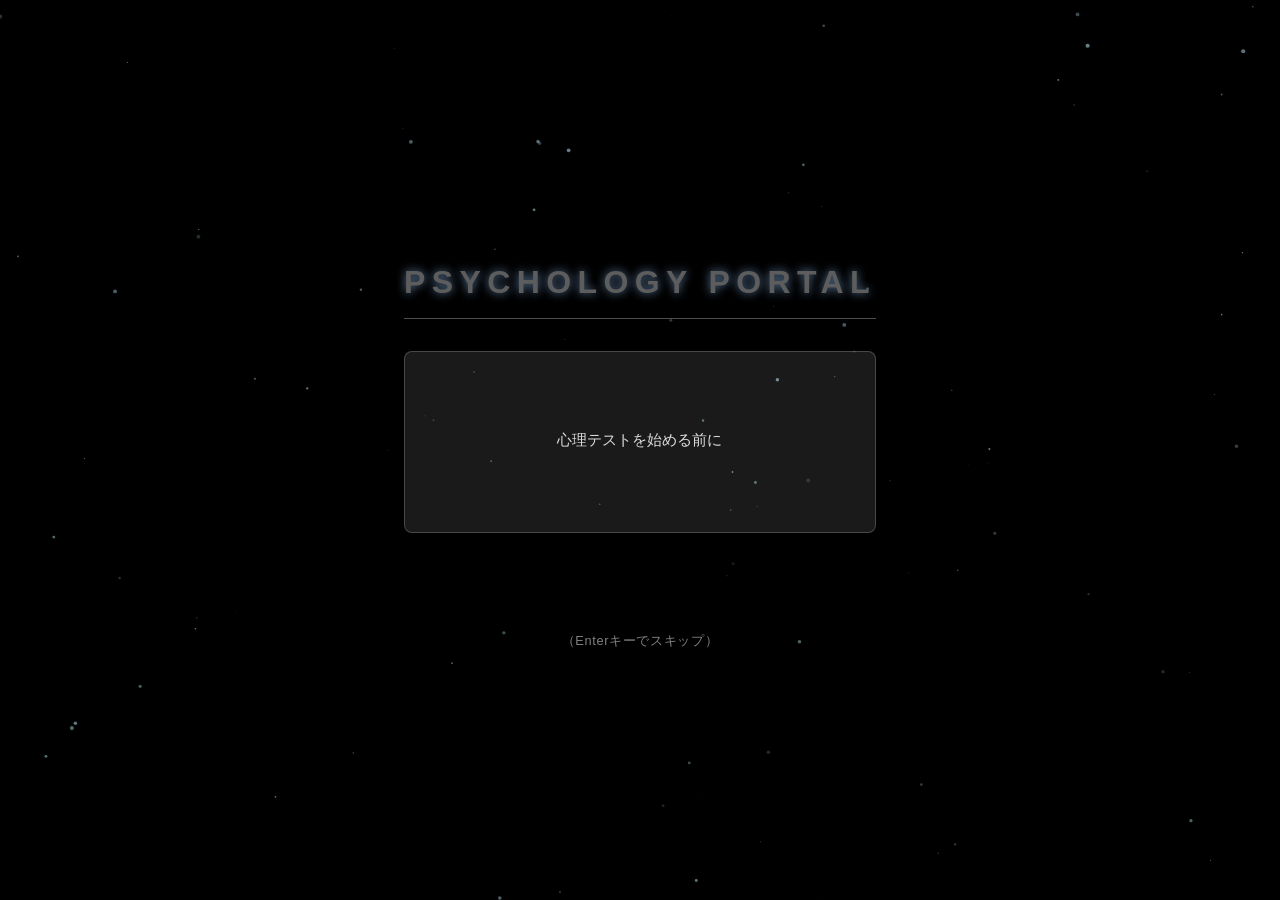
<file: shinitest.html>
<!DOCTYPE html>
<html lang="ja">
<head>
    <meta charset="UTF-8">
    <meta name="viewport" content="width=device-width, initial-scale=1.0">
    <title>BGM心理診断ポータル Complete</title>
    <style>
        :root {
            --primary-color: #779ecb;
            --mote-color: #ff6b6b;
            --magic-color: #ccff00;
            --treasure-color: #d32f2f;
            --dream-color: #5a67d8;
            --bg-color: #f0f4f8;
        }



        body {
            font-family: 'Helvetica Neue', Arial, 'Hiragino Kaku Gothic ProN', 'Hiragino Sans', Meiryo, sans-serif;
            background-color: var(--bg-color);
            color: #333;
            line-height: 1.6;
            padding: 20px;
            max-width: 650px;
            margin: 0 auto;
            transition: background-color 0.5s;
            /* イントロ中はスクロールさせない */
            overflow: hidden; 
        }

        /* --- 追加：イントロダクション画面のスタイル --- */
        #intro-overlay {
            position: fixed;
            top: 0;
            left: 0;
            width: 100%;
            height: 100%;
            background: #000;
            z-index: 9999;
            display: flex;
            flex-direction: column;
            align-items: center;
            justify-content: center;
            color: #fff;
            transition: opacity 1s ease, transform 1s ease;
        }

        /* 背景のCanvas */
        #particle-canvas {
            position: absolute;
            top: 0;
            left: 0;
            width: 100%;
            height: 100%;
            z-index: 0;
        }

        .intro-content {
            z-index: 1;
            text-align: center;
            max-width: 80%;
            opacity: 0; /* 最初は隠してJSで表示 */
            transform: translateY(20px);
            transition: all 1s ease;
        }

        .intro-title {
            font-size: 2rem;
            margin-bottom: 2rem;
            letter-spacing: 0.2em;
            text-shadow: 0 0 10px rgba(119, 158, 203, 0.8);
            border-bottom: 1px solid rgba(255,255,255,0.3);
            display: inline-block;
            padding-bottom: 10px;
            font-weight: bold;
        }

        .disclaimer-box {
            background: rgba(255, 255, 255, 0.1);
            padding: 20px;
            border-radius: 8px;
            border: 1px solid rgba(255, 255, 255, 0.2);
            margin-bottom: 30px;
            font-family: "Courier New", monospace;
            min-height: 140px; /* 高さを確保 */
            display: flex;
            align-items: center;
            justify-content: center;
        }

        .typing-text {
            font-size: 0.95rem;
            line-height: 1.8;
            color: #ddd;
            white-space: pre-wrap; /* 改行を反映 */
        }

        .start-btn {
            background: transparent;
            color: #fff;
            border: 1px solid #fff;
            padding: 15px 40px;
            font-size: 1.1rem;
            letter-spacing: 0.1em;
            cursor: pointer;
            transition: all 0.3s;
            position: relative;
            overflow: hidden;
            opacity: 0; /* 最初は隠す */
        }

        .start-btn:hover {
            background: #fff;
            color: #000;
            box-shadow: 0 0 20px rgba(255, 255, 255, 0.5);
        }

        /* スキップ説明テキストのスタイル */
        .skip-hint {
            margin-top: 15px;
            font-size: 0.8rem;
            color: rgba(255, 255, 255, 0.5);
            letter-spacing: 0.05em;
        }

        .hidden-fade {
            opacity: 0;
            pointer-events: none;
            transform: scale(1.1);
        }

        /* コンテナの初期状態（イントロ後に表示） */
        .container {
            background: #fff;
            padding: 30px;
            border-radius: 25px;
            box-shadow: 0 10px 40px rgba(0,0,0,0.1);
            min-height: 400px;
            transition: all 0.5s;
            opacity: 0;
            transform: translateY(30px);
        }
        
        .container.visible {
            opacity: 1;
            transform: translateY(0);
        }

        /* --- ここから下は元のCSS --- */

        /* モード別背景 */
        body.magic-mode { background-color: #1a1a2e; color: #eee; }
        body.treasure-mode { background-color: #f0f2f5; }
        body.dream-mode { background-color: #f0f2f5; }

        .magic-mode .container { background-color: #16213e; color: #eee; border: 1px solid #4831d4; box-shadow: 0 10px 30px rgba(0,0,0,0.5); }

        h1 { text-align: center; color: #5d5d5d; font-size: 1.5em; margin-bottom: 25px; }
        .magic-mode h1 { color: var(--magic-color); text-shadow: 0 0 10px rgba(204, 255, 0, 0.5); }
        .treasure-mode h1.t-title { color: var(--treasure-color); border-bottom: 3px double var(--treasure-color); padding-bottom: 10px; }
        .dream-mode h1.d-title { color: var(--dream-color); }

        /* メインメニュー */
        #main-menu { display: grid; grid-template-columns: 1fr 1fr; gap: 15px; }
        @media (max-width: 480px) { #main-menu { grid-template-columns: 1fr; } }
        
        .menu-btn {
            padding: 15px; font-size: 0.95em; font-weight: bold; border: none; border-radius: 15px;
            cursor: pointer; transition: 0.3s; color: white; text-align: center;
            display: flex; align-items: center; justify-content: center; min-height: 70px;
        }
        .menu-btn:hover { transform: translateY(-3px); box-shadow: 0 5px 15px rgba(0,0,0,0.2); }
        .btn-real { background-color: var(--primary-color); }
        .btn-mote { background-color: var(--mote-color); }
        .btn-magic { background-color: #4831d4; }
        .btn-treasure { background-color: var(--treasure-color); }
        .btn-dream { background-color: var(--dream-color); }

        /* 共通設定 */
        .hidden { display: none; }
        .btn-action {
            background-color: var(--primary-color); color: white; border: none;
            padding: 12px 30px; font-size: 1em; border-radius: 25px; cursor: pointer; width: 100%; margin-top: 15px;
        }

        /* 入力フォーム共通 */
        input[type="text"], input[type="number"] { width: 100%; padding: 12px; border: 2px solid #ddd; border-radius: 8px; box-sizing: border-box; margin-bottom: 10px; font-size: 1rem; }
        .input-group { text-align: left; margin-bottom: 15px; }
        label { display: block; margin-bottom: 5px; font-weight: bold; font-size: 0.9rem; }

        /* 選択肢ボタン共通 */
        .options { display: flex; flex-direction: column; gap: 12px; }
        .opt-btn {
            border: 2px solid #eee; background: #fff; padding: 15px; border-radius: 15px;
            cursor: pointer; transition: 0.2s; font-weight: bold; text-align: left; font-size: 0.95em;
        }
        .opt-btn:hover { transform: scale(1.02); background: #fdfbf7; }

        /* 結果表示エリア共通 */
        .result-card { padding: 20px; border-radius: 20px; border: 2px solid #ddd; margin-top: 20px; animation: slideUp 0.5s ease; text-align: center; }
        @keyframes slideUp { from { opacity: 0; transform: translateY(10px); } to { opacity: 1; transform: translateY(0); } }
        .result-title { display: block; font-size: 1.25em; font-weight: bold; margin-bottom: 15px; }

        /* 各診断の特有スタイル */
        .real-feedback { background: #fff3f3; padding: 20px; border-radius: 10px; border-left: 5px solid #ff6b6b; margin-top: 20px; color: #333; text-align: left; }
        .user-ans { font-style: italic; color: #888; text-decoration: underline; }
        
        .magic-mode .opt-btn { background-color: #0f3460; border-color: #4831d4; color: #fff; }
        .magic-card { border-color: var(--magic-color); background: linear-gradient(145deg, #16213e, #0f3460); color: #fff; }
        .magic-mode .result-title { color: var(--magic-color); }

        .treasure-card { border-color: var(--treasure-color); }
        .treasure-mode .result-title { color: var(--treasure-color); }

        .dream-text-box { background: #fffaf0; padding: 15px; border-radius: 10px; border-left: 5px solid #ed8936; text-align: left; color: #333; }
        .dream-card { border-color: var(--dream-color); }

        .back-to-menu { display: block; margin: 20px auto 0; background: none; border: none; color: #999; text-decoration: underline; cursor: pointer; }
    </style>
</head>
<body>

<div id="intro-overlay">
    <canvas id="particle-canvas"></canvas>
    <div class="intro-content">
        <h1 class="intro-title">PSYCHOLOGY PORTAL</h1>
        <div class="disclaimer-box">
            <p id="typewriter-text" class="typing-text"></p>
        </div>
        <button id="start-btn" class="start-btn" onclick="enterApp()">DIAGNOSIS START</button>
        <p class="skip-hint">（Enterキーでスキップ）</p>
    </div>
</div>

<div class="container" id="main-container">
    <div id="main-menu">
        <h1 style="grid-column: 1 / -1; margin-bottom: 10px;">✨ BGM診断ポータル ✨</h1>
        <button class="menu-btn btn-real" onclick="startApp('real')">衝撃の<br>リアル診断</button>
        <button class="menu-btn btn-mote" onclick="startApp('mote')">裏・モテ属性<br>診断</button>
        <button class="menu-btn btn-magic" onclick="startApp('magic')">魔法の杖<br>診断</button>
        <button class="menu-btn btn-treasure" onclick="startApp('treasure')">お宝奪取<br>の危機！</button>
        <button class="menu-btn btn-dream" onclick="startApp('dream')" style="grid-column: 1 / -1;">🌙 夢の心理テスト</button>
    </div>

    <div id="real-app" class="hidden app-section">
        <h1 style="color: var(--primary-color);">衝撃のリアル診断</h1>
        <div id="real-steps">
            <div id="r-step1" class="step">
                <p>Q1. あなたに水がかかりました。それは体のどこですか？</p>
                <input type="text" id="rq1" placeholder="例：顔、肩、上半身など">
                <button class="btn-action" onclick="submitReal(1)">回答を確定する</button>
                <div id="rfb1" class="real-feedback hidden">
                    <b>【診断：自慢のパーツ】</b><br>「<span class="user-ans" id="rval1"></span>」がかかったあなた。そこはあなたが無意識に<b>「自分自身で最も自信を持っている、あるいは他人に見せびらかしたいパーツ」</b>です。<br></br><br>顔・頭（「私が主役」のセンター級）
「世界は私を見るために回っている」。</br><br>手・腕（「職人肌のナルシスト」級）「この手で未来を掴む（ついでに見せびらかす）」。</br><br>足・脚（「歩く美学」のモデル級）、自分のフットワークの軽さ、あるいは脚のラインに絶対的な自信があるタイプ。</br><br>胸・お腹（「全人類の母・父」級、自分の「存在感」そのものに自信があるタイプ。</br><br>お尻・背中（「振り返れば奴がいる」級）
「背中で語る、孤独なカリスマ」。</br>
                    <button class="btn-action" onclick="nextReal(2)">次の質問へ →</button>
                </div>
            </div>
            <div id="r-step2" class="step hidden">
                <p>Q2. 水がいつの間にか黒くなっていました。どれくらい黒いですか？</p>
                <input type="text" id="rq2" placeholder="例：真っ黒、うっすら濁っている程度など">
                <button class="btn-action" onclick="submitReal(2)">回答を確定する</button>
                <div id="rfb2" class="real-feedback hidden">
                    <b>【診断：腹黒さ】</b><br>黒さは「<span class="user-ans" id="rval2"></span>」ですね。それは、あなたの<b>「腹黒さ・心の闇」</b>そのもの。<br></br><br>ほんのりグレー（ごま塩おにぎり級）
「世渡り上手な、可愛い小悪魔」。あなたの腹黒さは、まだ「隠し味」程度。たまに「あ、今の自分、性格悪いかも♡」と自覚して楽しむ余裕があります。飲み会で嫌いな人の話を笑顔で聞き流しながら、心の中でそっと「バカだなぁ」と呟くくらい。

闇の正体: 「自分だけは得をしたい」という、人間らしいピュア（？）な欲望です。</br><br>書道液くらい真っ黒（プロの策士級）「笑顔の裏に、国家機密あり」。あなたの笑顔は、もはや「攻撃のための防具」。相手を油断させておいて、最後には自分の思い通りの着地点に誘導するプロの仕業です。友達からは「優しいね」と言われることが多いですが、実は頭の中で常に「損得勘定のそろばん」を弾いていませんか？</br><br>光さえ吸い込む深海（魔王の右腕級）「腹黒すぎて、もはや聖人に見える」。その水、光を一切反射していませんね。あなたの闇は深すぎて、一周回って「慈悲深い人」に見えるレベルです。誰もがあなたの手のひらの上で踊らされており、もはや誰もあなたを「黒い」と指摘することすらできません。だって、指摘した瞬間に消されそうですから。</br>
<br>透明　透明に見えるけど、実は猛毒（サイコパス・プリンス級）
「黒くない？…それ、一番怖いやつです」 「水は透明なままです」と答えたあなた。一見、純粋無垢に見えますが、実はそれが一番の闇かもしれません。「自分は白だ」と思い込んでいるその無自覚さこそが、最強の腹黒さ。自覚がないままに周囲を翻弄し、最後には自分だけが生き残るタイプです。

闇の正体: 「自分は絶対に正しい」という、ダイヤモンドより硬い自己肯定感。</br>
                    <button class="btn-action" onclick="nextReal(3)">次の質問へ →</button>
                </div>
            </div>
            <div id="r-step3" class="step hidden">
                <p>Q3. 魔法で足が速くなりました。100mを何秒で走れますか？</p>
                <input type="text" id="rq3" placeholder="例：1秒、5秒など">
                <button class="btn-action" onclick="submitReal(3)">回答を確定する</button>
                <div id="rfb3" class="real-feedback hidden">
                    <b>【診断：一目惚れの速度】</b><br>「<span class="user-ans" id="rval3"></span>」！ それは、あなたが<b>「異性に一目惚れして沼に落ちるまでの時間」</b>です。<br>秒速で駆け抜けたあなたは、もはや誰とすれ違っても恋に落ちる体質です。</br>
                    <button class="btn-action" onclick="nextReal(4)">次の質問へ →</button>
                </div>
            </div>
            <div id="r-step4" class="step hidden">
                <p>Q4. あなたの前に大きなお城があります。窓はいくつありますか？</p>
                <input type="text" id="rq4" placeholder="例：3個、100個など">
                <button class="btn-action" onclick="submitReal(4)">回答を確定する</button>
                <div id="rfb4" class="real-feedback hidden">
                    <b>【診断：ナルシスト度】</b><br>窓の数は「<span class="user-ans" id="rval4"></span>」個。この数は、あなたの<b>「ナルシスト度」</b>を表しています。<br></br><br>窓が 1〜3個（謙虚すぎる仙人級）。「鏡、持ってますか？」 あなたのナルシスト度は、もはや絶滅危惧種レベルの低さです。自分をアピールすることに無頓着すぎて、窓が少なすぎてお城の中が真っ暗かもしれません。</br><br>窓が 10〜20個（自撮り1日3回級）。世界は私を引き立てる背景である」 標準的なナルシスト度です。自分のことは大好きだし、ショーウィンドウに映る自分の姿はしっかりチェックするタイプ。でも、他人の反応も気にする「バランス型の自信家」です。</br>
                    <br>窓が 100個以上（全方位クリスタルパレス級）
「もはやお城自体が鏡」 窓の数が多すぎて、もはや壁がありません。どこを向いても自分、上を見ても下を見ても自分。あなたが歩けばそこがランウェイ、あなたが喋ればそこが記者会見場です。ナルシスト度1000%！もはや「自分が好き」という次元を超えて、自分が「自然現象（太陽とか）」だと思っている節があります。</br><br>窓が 0個（要塞・引きこもり級）
「私の美学は、誰にも見せない」 ナルシスト度、測定不能！あるいは、究極の「隠れナルシスト」かもしれません。自分のこだわりが強すぎて、他人からの評価なんて一切シャットアウト。「私を理解できるのは私だけ」という、ある意味一番カッコいい（？）孤高のタイプです。</br>

<br>アドバイス: たまには小窓を一つ作って、下界の民にその素晴らしい美学をチラ見せしてあげてください。</br>
                    <button class="btn-action" onclick="resetAll()">トップに戻る</button>
                </div>
            </div>
        </div>
    </div>

    <div id="mote-app" class="hidden app-section">
        <h1 style="color: var(--mote-color);">裏・モテ属性診断</h1>
        <div id="mote-quiz">
            <p style="text-align:center;">クローゼットからつい手に取ってしまう<br><strong>セーターの色</strong>はどれ？</p>
            <div class="options">
                <button class="opt-btn" onclick="showMoteResult('A')">A：水色</button>
                <button class="opt-btn" onclick="showMoteResult('B')">B：赤色</button>
                <button class="opt-btn" onclick="showMoteResult('C')">C：紺色</button>
                <button class="opt-btn" onclick="showMoteResult('D')">D：黄色</button>
            </div>
        </div>
        <div id="mote-res" class="hidden result-card mote-card" style="border-color: var(--mote-color);">
            <span class="result-title" id="mote-res-title" style="color: var(--mote-color);"></span>
            <p id="mote-res-desc" style="text-align: left;"></p>
            <div style="background:#fff; padding:10px; border-left:4px solid var(--mote-color); margin-top:10px; text-align: left;">
                <small>【さらにモテるための迷言】</small><br><i id="mote-res-meigen"></i>
            </div>
            <button class="btn-action" onclick="resetAll()" style="background-color: var(--mote-color);">トップに戻る</button>
        </div>
    </div>

    <div id="magic-app" class="hidden app-section">
        <h1>魔法の杖、一度の使い道</h1>
        <div id="magic-quiz">
            <p style="text-align: left;">
                あなたの手元に、たった一度だけ魔法が使える杖があります。ただし、この魔法は「他人のためにしか使えない」というルールがあります。<br><br>
                あなたは、「誰に、どんな魔法」をかけてあげますか？
            </p>
            <div class="options">
                <button class="opt-btn" onclick="showMagicResult(1)">1. 親友や家族を「一生宝くじが当たり続ける体質」にする</button>
                <button class="opt-btn" onclick="showMagicResult(2)">2. 嫌いな奴の「鼻毛が切っても1分で元通りになる魔法」をかける</button>
                <button class="opt-btn" onclick="showMagicResult(3)">3. 推しに「私を1日5分だけ思い出させる魔法」をかける</button>
                <button class="opt-btn" onclick="showMagicResult(4)">4. 世界中の食べ物を「食べても太らない物質」に変える</button>
            </div>
        </div>
        <div id="magic-res" class="hidden result-card magic-card">
            <span class="result-title" id="magic-res-title"></span>
            <p id="magic-res-desc" style="background: rgba(0,0,0,0.3); padding:15px; border-radius:10px; text-align: left;"></p>
            <button class="btn-action" onclick="resetAll()" style="background-color: #4831d4;">トップに戻る</button>
        </div>
    </div>

    <div id="treasure-app" class="hidden app-section">
        <h1 class="t-title">欲しかったお宝、奪取の危機！</h1>
        <div id="treasure-quiz">
            <p>喉から手が出るほど欲しかった伝説の限定品を手に入れたあなた。友人から「譲ってくれ！」と詰め寄られ、取った斜め上すぎる行動は？</p>
            <div class="options">
                <button class="opt-btn" onclick="showTreasureResult(1)">1. 「いいよ、その代わり一生私のパシリね」と、契約書を書かせる。</button>
                <button class="opt-btn" onclick="showTreasureResult(2)">2. 「これは私の魂の欠片なんだ…」と、30分間ポエムを聞かせる。</button>
                <button class="opt-btn" onclick="showTreasureResult(3)">3. 「わかった。じゃあ、あっちの川まで競走だ！」と、勝負を挑む。</button>
                <button class="opt-btn" onclick="showTreasureResult(4)">4. ……（無言で、目の前で開封して使い始める）</button>
            </div>
        </div>
        <div id="treasure-res" class="hidden result-card treasure-card">
            <span class="result-title" id="treasure-res-title"></span>
            <p id="treasure-res-desc" style="text-align: left;"></p>
            <button class="btn-action" onclick="resetAll()" style="background-color: var(--treasure-color);">トップに戻る</button>
        </div>
    </div>

    <div id="dream-app" class="hidden app-section">
        <h1 class="d-title">🌙 夢の心理テスト</h1>
        <div id="dream-quiz">
            <p>夢の中であなたは目が覚めました。郵便受けを見ると、手紙が入っています。</p>
            <div class="input-group">
                <label for="d-count">Q1. 手紙は何通入っていましたか？</label>
                <input type="number" id="d-count" placeholder="例: 3">
            </div>
            <div class="input-group">
                <label for="d-sender">Q2. 差出人は誰でしたか？</label>
                <input type="text" id="d-sender" placeholder="例: 昔の友人、会社の人など">
            </div>
            <button class="btn-action" onclick="showDreamResult()" style="background-color: var(--dream-color);">結果を見る</button>
        </div>
        <div id="dream-res" class="hidden result-card dream-card">
            <span class="result-title" style="color: #e53e3e;">【診断結果】</span>
            <div class="dream-text-box">
                手紙の数は、あなたが今抱えている<br>
                <strong>「悩みの数（<span id="dr-count"></span>つ）」</strong>を表しています。<br><br>
                そして差出人の<strong>「<span id="dr-sender"></span>」</strong>は、<br>
                その悩みに関係している人物、あるいは象徴です。<br></br><br>0通（悩みゼロ・悟りを開いた仏級） 「悩み？美味しいのそれ？」状態です。郵便受けが空っぽなのは、あなたの脳内が超スッキリ晴れ渡っている証拠。悩みがないことが悩み、という贅沢な次元にいます。<br></br><br>1〜3通（人間味あふれる一般市民級）「今日の晩ごはん何にしよう」から「老後の貯金」まで、非常に健全な悩みの数です。</br><br>生活にほどよいスパイス（悩み）があって、一番人間らしくて安心できるレベル。</br>

<br>1通だけなら、それは悩みというより「ただの光熱費の請求書」だと思って捨てちゃいましょう！</br><br>10通以上（お悩みデパート・大繁盛級） 郵便受けがパンパンです！あなたは今、人生の繁忙期を迎えていますね。あれもこれもと責任感が強すぎて、他人の悩みまで自分の郵便受けに入れちゃっていませんか？</br>
            </div>
            <button class="btn-action" onclick="resetAll()" style="background-color: var(--dream-color);">トップに戻る</button>
        </div>
    </div>

    <button class="back-to-menu hidden" id="global-back" onclick="resetAll()">メニューへ戻る</button>
</div>

<button class="back-to-menu hidden" id="global-back" onclick="resetAll()">メニューへ戻る</button>

<a href="index.html" id="exit-app" style="display: block; text-align: center; margin-top: 30px; color: #779ecb; text-decoration: none; font-size: 0.9rem;">
  ← ポートフォリオに戻る
</a>

<script>
    // --- 追加：イントロダクション演出用のスクリプト ---

    // 1. パーティクルエフェクト (Canvas)
    const canvas = document.getElementById('particle-canvas');
    const ctx = canvas.getContext('2d');
    let particlesArray;

    canvas.width = window.innerWidth;
    canvas.height = window.innerHeight;

    class Particle {
        constructor() {
            this.x = Math.random() * canvas.width;
            this.y = Math.random() * canvas.height;
            this.size = Math.random() * 2 + 0.1; // 粒子のサイズ
            this.speedX = (Math.random() * 1.5 - 0.75); // 横の動き
            this.speedY = (Math.random() * 1.5 - 0.75); // 縦の動き
            this.opacity = Math.random() * 0.5 + 0.1; // 透明度
        }
        update() {
            this.x += this.speedX;
            this.y += this.speedY;
            if (this.x > canvas.width || this.x < 0) this.speedX = -this.speedX;
            if (this.y > canvas.height || this.y < 0) this.speedY = -this.speedY;
        }
        draw() {
            ctx.fillStyle = `rgba(173, 216, 230, ${this.opacity})`; // 水色っぽい粒子
            ctx.beginPath();
            ctx.arc(this.x, this.y, this.size, 0, Math.PI * 2);
            ctx.fill();
        }
    }

    function initParticles() {
        particlesArray = [];
        for (let i = 0; i < 100; i++) { // 粒子の数
            particlesArray.push(new Particle());
        }
    }

    function animateParticles() {
        ctx.clearRect(0, 0, canvas.width, canvas.height);
        for (let i = 0; i < particlesArray.length; i++) {
            particlesArray[i].update();
            particlesArray[i].draw();
        }
        requestAnimationFrame(animateParticles);
    }

    // 画面リサイズ対応
    window.addEventListener('resize', () => {
        canvas.width = window.innerWidth;
        canvas.height = window.innerHeight;
        initParticles();
    });

    // 2. タイプライター風テキスト演出
    const textToType = [
        "心理テストを始める前に",
        "",
        "※注意※",
        "心理テストはより直感的に答えた方が良いとされてます。",
        "内容を読んで理解した後10秒以内に答えを出してください。",
"",
        "当たると評判の心理テストを集めました",
        "しかし、科学的根拠は全くないので軽い遊のようなものです",
"",
        "結果が外れていたら？",
        "それはあなたの心が高尚で心理テストごときには計り知れないせいでしょう",
        "",
        "テストを始めましょう"
    ];

    let lineIndex = 0;
    let charIndex = 0;
    const speed = 40; // タイピング速度
    const typeWriterElement = document.getElementById('typewriter-text');
    const startBtn = document.getElementById('start-btn');
    const introContent = document.querySelector('.intro-content');

    // タイムアウトIDを管理する変数を追加
    let typeTimer;

    function typeWriter() {
        if (lineIndex < textToType.length) {
            if (charIndex < textToType[lineIndex].length) {
                typeWriterElement.innerHTML += textToType[lineIndex].charAt(charIndex);
                charIndex++;
                typeTimer = setTimeout(typeWriter, speed);
            } else {
                typeWriterElement.innerHTML += "<br>";
                lineIndex++;
                charIndex = 0;
                typeTimer = setTimeout(typeWriter, 200); // 行間のウェイト
            }
        } else {
            // 全て表示し終わったらボタンを表示
            startBtn.style.opacity = "1";
        }
    }

    // ページ読み込み時の初期化処理
    window.onload = function() {
        initParticles();
        animateParticles();
        
        // 少し待ってからコンテンツを表示開始
        setTimeout(() => {
            introContent.style.opacity = "1";
            introContent.style.transform = "translateY(0)";
            typeWriter();
        }, 500);
    };

    // 3. アプリ開始処理
    function enterApp() {
        // タイプライターが途中でも停止する
        if(typeTimer) clearTimeout(typeTimer);

        const overlay = document.getElementById('intro-overlay');
        const container = document.getElementById('main-container');

        // オーバーレイをフェードアウト
        overlay.classList.add('hidden-fade');
        
        // 本体をスクロール可能に戻す
        document.body.style.overflow = "auto";

        // メインコンテナをフェードイン
        setTimeout(() => {
            container.classList.add('visible');
            overlay.style.display = 'none'; // 完全に消す
        }, 800);
    }

    // --- Enterキーでスキップする処理 ---
    document.addEventListener('keydown', function(event) {
        if (event.key === 'Enter') {
            const overlay = document.getElementById('intro-overlay');
            // イントロが表示中（まだ消えていない）場合にのみ実行
            if (overlay && !overlay.classList.contains('hidden-fade')) {
                enterApp();
            }
        }
    });


    // --- 以下、既存のロジック ---

    function startApp(app) {
        // 全ての診断セクションを一度隠す
        const sections = document.querySelectorAll('.app-section');
        sections.forEach(s => s.classList.add('hidden'));
        
        // メインメニューを隠し、戻るボタンを表示
        document.getElementById('main-menu').classList.add('hidden');
        document.getElementById('global-back').classList.remove('hidden');

        // 背景モードのリセット
        document.body.classList.remove('magic-mode', 'treasure-mode', 'dream-mode');

        // 選択された診断だけを表示
        if(app === 'real') document.getElementById('real-app').classList.remove('hidden');
        if(app === 'mote') document.getElementById('mote-app').classList.remove('hidden');
        if(app === 'magic') { 
            document.getElementById('magic-app').classList.remove('hidden'); 
            document.body.classList.add('magic-mode'); 
        }
        if(app === 'treasure') { 
            document.getElementById('treasure-app').classList.remove('hidden'); 
            document.body.classList.add('treasure-mode'); 
        }
        if(app === 'dream') { 
            document.getElementById('dream-app').classList.remove('hidden'); 
            document.body.classList.add('dream-mode'); 
        }
    }

    // 1. リアル診断
    function submitReal(n) {
        const val = document.getElementById('rq'+n).value || "秘密";
        document.getElementById('rval'+n).innerText = val;
        document.getElementById('rq'+n).classList.add('hidden');
        document.querySelectorAll(`#r-step${n} .btn-action`)[0].classList.add('hidden');
        document.getElementById('rfb'+n).classList.remove('hidden');
    }
    function nextReal(n) {
        document.getElementById('r-step'+(n-1)).classList.add('hidden');
        document.getElementById('r-step'+n).classList.remove('hidden');
    }

    // 2. モテ診断
    const moteData = {
        'A': { t: "氷の微笑・マイペースの女王/王", s: "70%", d: "話しやすさは抜群ですが、中身はガチガチの頑固者。自分のルールを1ミリも崩さない姿に、異性は「あ、この人、地雷を踏んだら一瞬で消されるな」と野生の勘で察しています。", m: "「〇〇君のそういう適当なところ、逆に才能だよね！」と、褒めているのか貶しているのか分からない高度なテクニックを使いましょう。" },
        'B': { t: "熱血！学級委員長タイプ", s: "55%", d: "「普通こうでしょ！」が口癖のあなた。異性とデートしていても、いつの間にか反省会に発展しがち。相手が「あ、この人と結婚したら毎日怒られるんだな」と未来を予知して震えています。", m: "まずは相手の意見を一旦受け入れるふりをして、「なるほど、あなたのそのクズみたいな意見も一理あるわね」と、トゲを隠さないスタイルでいきましょう。" },
        'C': { t: "構ってちゃん・モンスター", s: "95%", d: "圧倒的なオーラで人を惹きつけますが、中身は『24時間私のことだけ考えて！』という超重量級の寂しがり屋。あなたの『甘え』は、もはや『捕食』に近いレベルです。", m: "「なんで会えないの」ではなく、「死ぬ気で頑張ってる君の姿、1km先から望遠鏡で見てるね」と、ホラーの一歩手前で相手を励ましましょう。" },
        'D': { t: "沈黙のトリックスター", s: "30%", d: "自分から動かず、背景に溶け込むプロ。しかし一度口を開くと、誰にも理解できないギャップをぶちかまして相手を脳内フリーズさせます。一部のマニアには神格化されます。", m: "挨拶すら苦手なあなたは、すれ違いざまに「……フフッ」とだけ笑って去りましょう。相手は『今のは恋の予感？呪い？』と一生忘れられなくなります。" }
    };
    function showMoteResult(id) {
        document.getElementById('mote-quiz').classList.add('hidden');
        document.getElementById('mote-res').classList.remove('hidden');
        document.getElementById('mote-res-title').innerText = "あなたは… " + moteData[id].t + " (モテ度：" + moteData[id].s + ")";
        document.getElementById('mote-res-desc').innerText = moteData[id].d;
        document.getElementById('mote-res-meigen').innerText = moteData[id].m;
    }

    // 3. 魔法診断
    const magicData = {
        1: { t: "ATM扱い・現実主義者 100%", d: "精神年齢45歳。利他性というより「身内が金持ちになれば、自分もおこぼれをもらえる」という、非常に賢明かつ狡猾な思考の持ち主です。あなたの優しさは、しっかり「利子」を計算に入れた投資型と言えるでしょう。" },
        2: { t: "粘着質な復讐の鬼 200%", d: "精神年齢10歳。世界平和よりも「ムカつく奴の地味な不便」を優先する、非常に人間臭い心の持ち主です。鼻毛という嫌な攻撃を選ぶあたり、あなたは『一生消えない小さなイライラ』を刻む天才かもしれません。" },
        3: { t: "独占欲の塊・暴走機関車 500%", d: "精神年齢14歳。他人のために杖を使うフリをして、しっかり自分へのメリットをねじ込む強欲な思春期。推しの幸せを願っているようでいて、実は『推しを支配したい』という野望が見え隠れしています。愛が重すぎます。" },
        4: { t: "全人類の救世主（デブ活担当） 120%", d: "精神年齢80歳。社会問題よりも『食』の欲求を最優先する、ある意味で最も博愛主義な人です。あなたの魔法のせいで、人類は運動をやめ、世界はぷよぷよした平和に包まれることでしょう。" }
    };
    function showMagicResult(n) {
        document.getElementById('magic-quiz').classList.add('hidden');
        document.getElementById('magic-res').classList.remove('hidden');
        document.getElementById('magic-res-title').innerText = "診断結果：" + magicData[n].t;
        document.getElementById('magic-res-desc').innerText = magicData[n].d;
    }

    // 4. お宝診断
    const treasureData = {
        1: { t: "1を選んだあなたは…「腹黒・策士度 100%」", d: "人との繋がりを大切にするどころか、「人脈は利用するもの」と考えている節があります。精神年齢は、酸いも甘いも噛み分けた50歳（政治家クラス）。一見優しそうに見えて、実は一番恐ろしいタイプです。" },
        2: { t: "2を選んだあなたは…「自分に酔いすぎ度 200%」", d: "精神年齢は、自分探し真っ最中の14歳（中学2年生）。モノを譲る・譲らない以前に、自分の世界に入り込みすぎて周りを置いてけぼりにします。友人は「いいから早くYESかNOか言ってくれ」と心の中で叫んでいます。" },
        3: { t: "3を選んだあなたは…「わんぱく少年・少女度 120%」", d: "精神年齢は、元気いっぱいの8歳。何でも遊びに変換できる天才ですが、友人は「いや、普通に話し合いたいんだけど……」と困惑しています。一生サンダルで走り回っていそうな、無邪気すぎる心の持ち主です。" },
        4: { t: "4を選んだあなたは…「鋼のメンタル・独裁者度 500%」", d: "精神年齢は、イヤイヤ期を極めた2歳。あるいは、全てを悟った100歳。言葉によるコミュニケーションを放棄し、行動で「これは俺のや！」と示していくスタイルです。ある意味、最も自分に正直で清々しい人です。" }
    };
    function showTreasureResult(n) {
        document.getElementById('treasure-quiz').classList.add('hidden');
        document.getElementById('treasure-res').classList.remove('hidden');
        document.getElementById('treasure-res-title').innerText = treasureData[n].t;
        document.getElementById('treasure-res-desc').innerText = treasureData[n].d;
    }

    // 5. 夢の診断
    function showDreamResult() {
        const c = document.getElementById('d-count').value;
        const s = document.getElementById('d-sender').value;
        if (!c || !s) { alert('すべての項目を入力してください'); return; }
        document.getElementById('dr-count').innerText = c;
        document.getElementById('dr-sender').innerText = s;
        document.getElementById('dream-quiz').classList.add('hidden');
        document.getElementById('dream-res').classList.remove('hidden');
    }

    // リセット関数（全リロードではなく、メニューに戻って状態を初期化する）
    function resetAll() {
        // 全ての診断セクションを隠す
        document.querySelectorAll('.app-section').forEach(s => s.classList.add('hidden'));
        
        // メインメニューを表示
        document.getElementById('main-menu').classList.remove('hidden');
        
        // 「メニューへ戻る」ボタンを隠す
        document.getElementById('global-back').classList.add('hidden');
        
        // 背景モードのリセット
        document.body.classList.remove('magic-mode', 'treasure-mode', 'dream-mode');
        
        // --- 各診断の内部状態をリセット ---
        
        // 入力欄のクリア
        document.querySelectorAll('input').forEach(i => i.value = '');
        
        // 1. リアル診断のリセット
        document.querySelectorAll('#real-steps .step').forEach(s => s.classList.add('hidden')); // 全ステップ隠す
        document.getElementById('r-step1').classList.remove('hidden'); // ステップ1だけ出す
        document.querySelectorAll('.real-feedback').forEach(f => f.classList.add('hidden')); // 結果隠す
        document.querySelectorAll('#real-steps .btn-action').forEach(b => b.classList.remove('hidden')); // ボタン再表示
        document.querySelectorAll('#real-steps input').forEach(i => i.classList.remove('hidden')); // 入力欄再表示

        // 2. モテ診断のリセット
        document.getElementById('mote-quiz').classList.remove('hidden');
        document.getElementById('mote-res').classList.add('hidden');

        // 3. 魔法診断のリセット
        document.getElementById('magic-quiz').classList.remove('hidden');
        document.getElementById('magic-res').classList.add('hidden');

        // 4. お宝診断のリセット
        document.getElementById('treasure-quiz').classList.remove('hidden');
        document.getElementById('treasure-res').classList.add('hidden');

        // 5. 夢診断のリセット
        document.getElementById('dream-quiz').classList.remove('hidden');
        document.getElementById('dream-res').classList.add('hidden');
    }

    
</script>

</body>
</html>
</file>
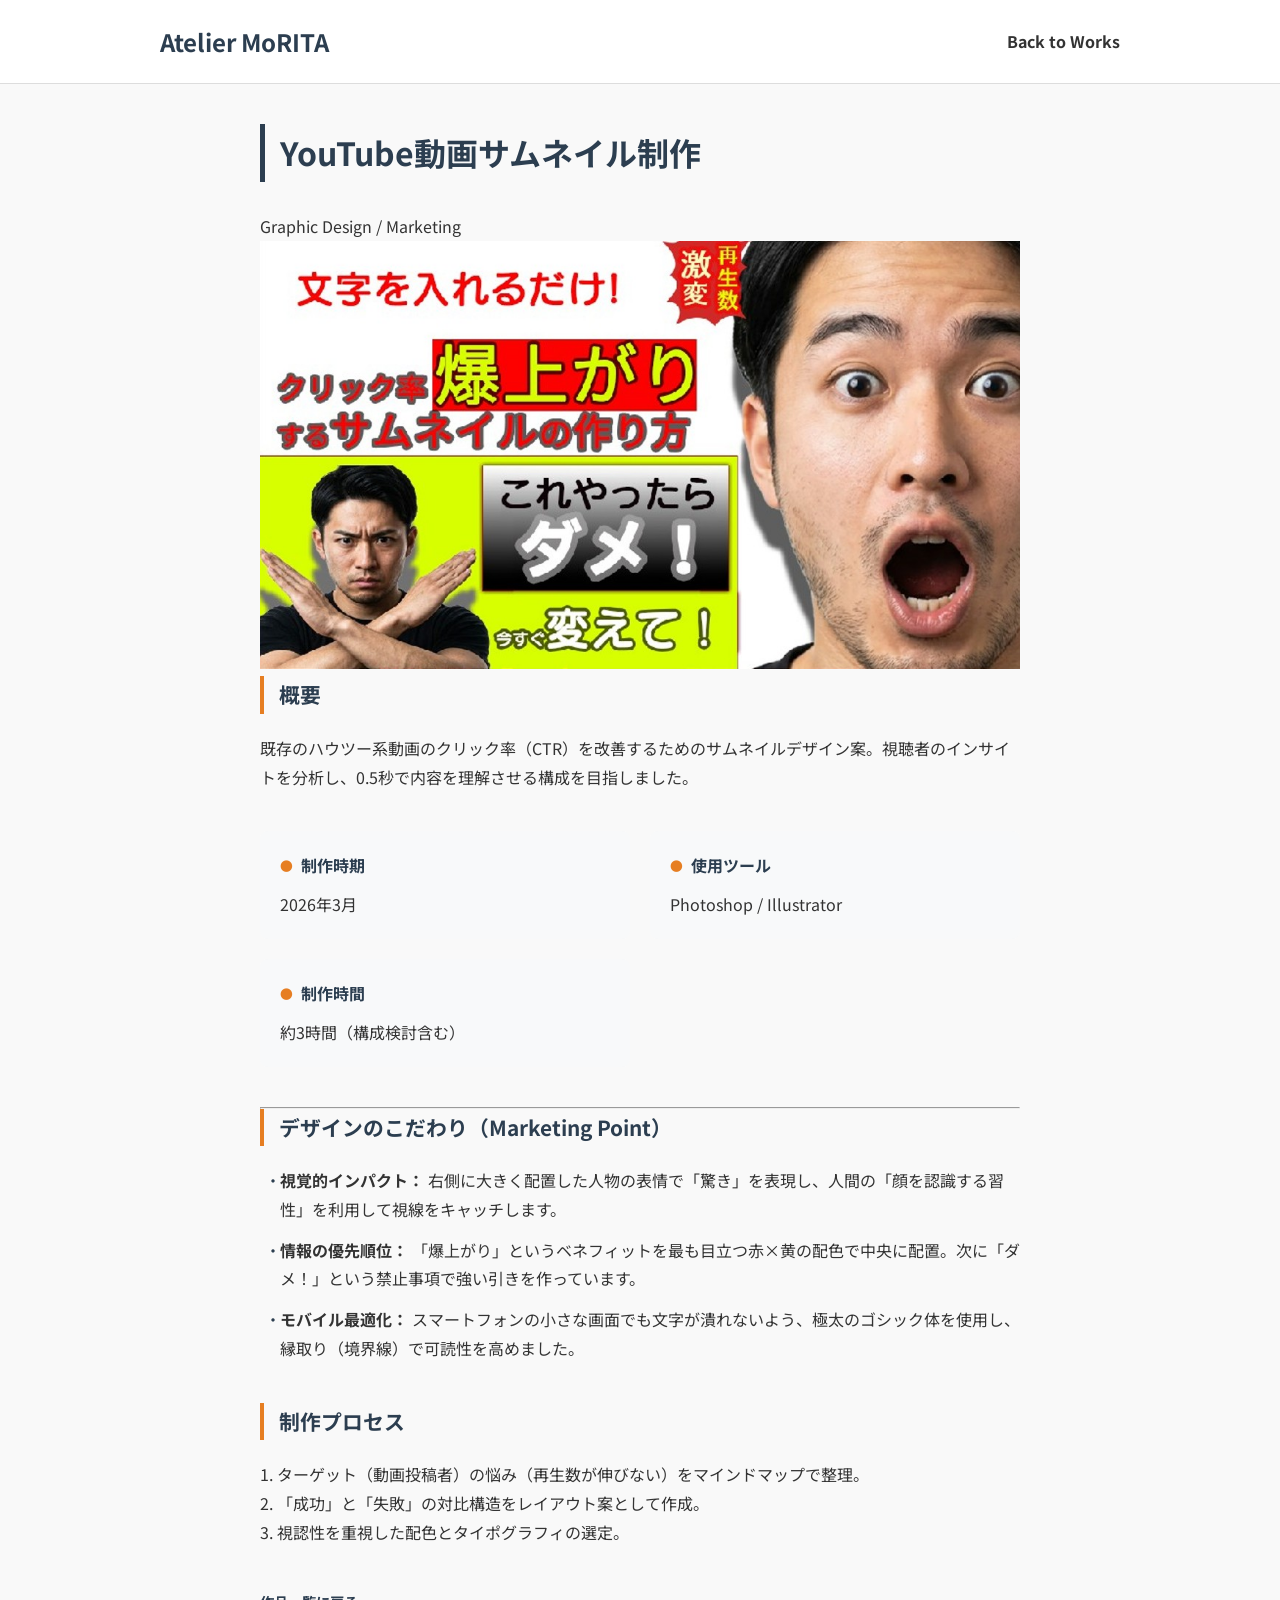
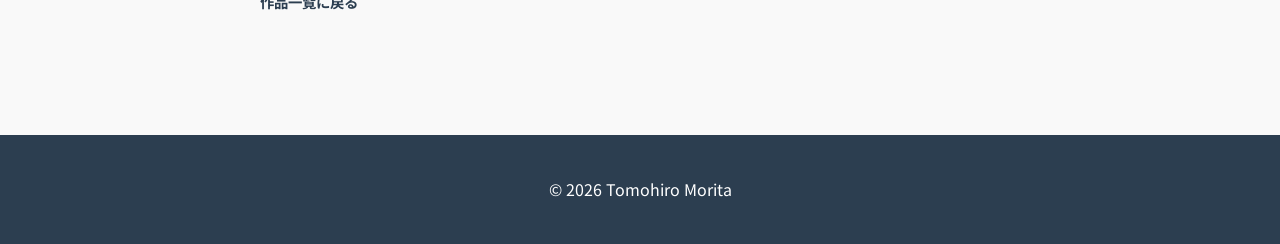
<file: thumbnail-detail.html>
<!DOCTYPE html>
<html lang="ja">
<head>
  <meta charset="UTF-8">
  <meta name="viewport" content="width=device-width, initial-scale=1.0">
  <title>作品詳細 | YouTubeサムネイル制作</title>
  <link rel="stylesheet" href="style.css">
  <link href="https://fonts.googleapis.com/css2?family=Noto+Sans+JP:wght@400;700&display=swap" rel="stylesheet">
</head>
<body>

<header>
  <div class="header-inner">
    <h1><a href="index.html" style="text-decoration: none; color: inherit;">Atelier MoRITA</a></h1>
    <nav>
      <ul>
        <li><a href="index.html#works">Back to Works</a></li>
      </ul>
    </nav>
  </div>
</header>

<main class="detail-main">
  <section class="work-intro">
    <div class="container">
      <h2>YouTube動画サムネイル制作</h2>
      <p class="work-category">Graphic Design / Marketing</p>
      
      <div class="detail-hero">
        <img src="youtube-sumnail.jpg" alt="サムネイル完成図" width="100%">
      </div>

      <div class="detail-content">
        <div class="detail-section">
          <h3>概要</h3>
          <p>既存のハウツー系動画のクリック率（CTR）を改善するためのサムネイルデザイン案。視聴者のインサイトを分析し、0.5秒で内容を理解させる構成を目指しました。</p>
        </div>

        <div class="detail-grid">
          <div class="detail-box">
            <h4>制作時期</h4>
            <p>2026年3月</p>
          </div>
          <div class="detail-box">
            <h4>使用ツール</h4>
            <p>Photoshop / Illustrator</p>
          </div>
          <div class="detail-box">
            <h4>制作時間</h4>
            <p>約3時間（構成検討含む）</p>
          </div>
        </div>

        <hr>

        <div class="detail-section">
          <h3>デザインのこだわり（Marketing Point）</h3>
          <ul class="points-list">
            <li>
              <strong>視覚的インパクト：</strong>
              右側に大きく配置した人物の表情で「驚き」を表現し、人間の「顔を認識する習性」を利用して視線をキャッチします。
            </li>
            <li>
              <strong>情報の優先順位：</strong>
              「爆上がり」というベネフィットを最も目立つ赤×黄の配色で中央に配置。次に「ダメ！」という禁止事項で強い引きを作っています。
            </li>
            <li>
              <strong>モバイル最適化：</strong>
              スマートフォンの小さな画面でも文字が潰れないよう、極太のゴシック体を使用し、縁取り（境界線）で可読性を高めました。
            </li>
          </ul>
        </div>

        <div class="detail-section">
          <h3>制作プロセス</h3>
          <p>
            1. ターゲット（動画投稿者）の悩み（再生数が伸びない）をマインドマップで整理。<br>
            2. 「成功」と「失敗」の対比構造をレイアウト案として作成。<br>
            3. 視認性を重視した配色とタイポグラフィの選定。
          </p>
        </div>
      </div>

      <div class="back-link">
        <a href="index.html#works" class="btn">作品一覧に戻る</a>
      </div>
    </div>
  </section>
</main>

<footer>
  <p>© 2026 Tomohiro Morita</p>
</footer>

</body>
</html>
</file>
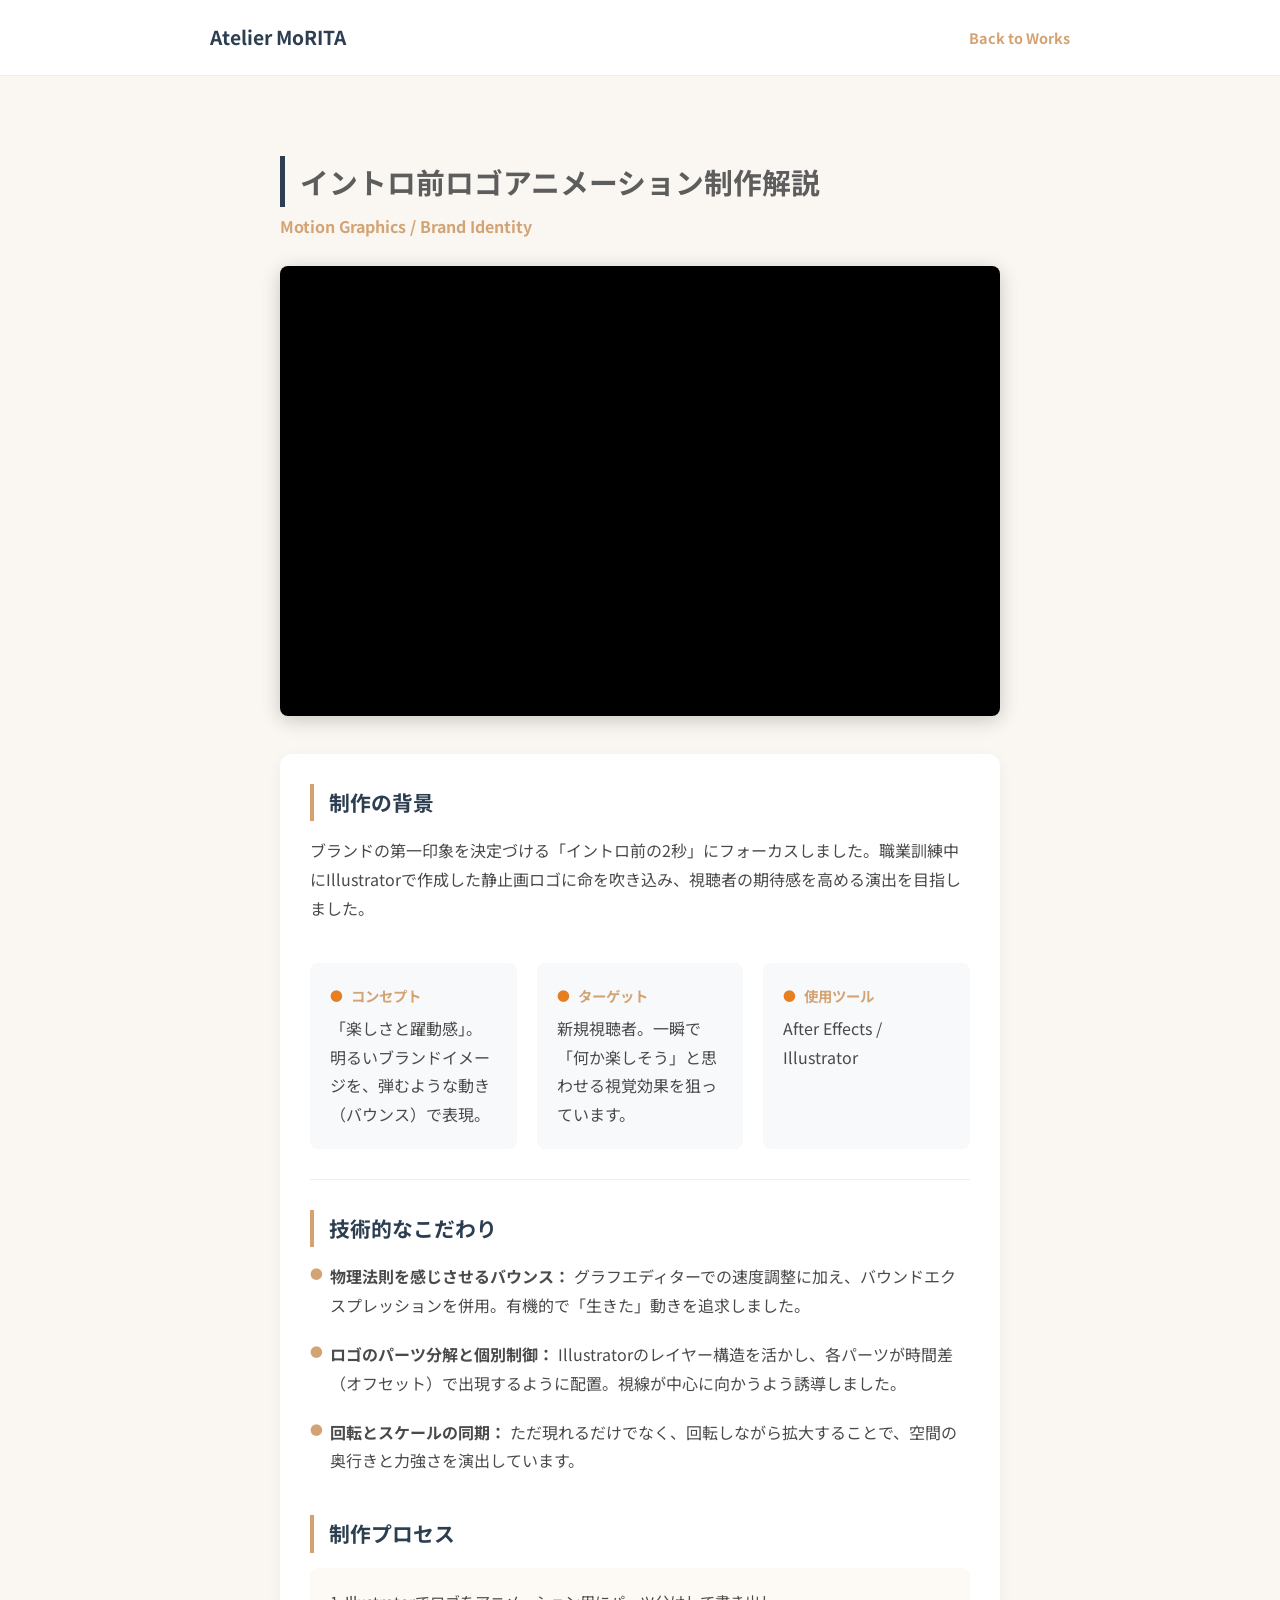
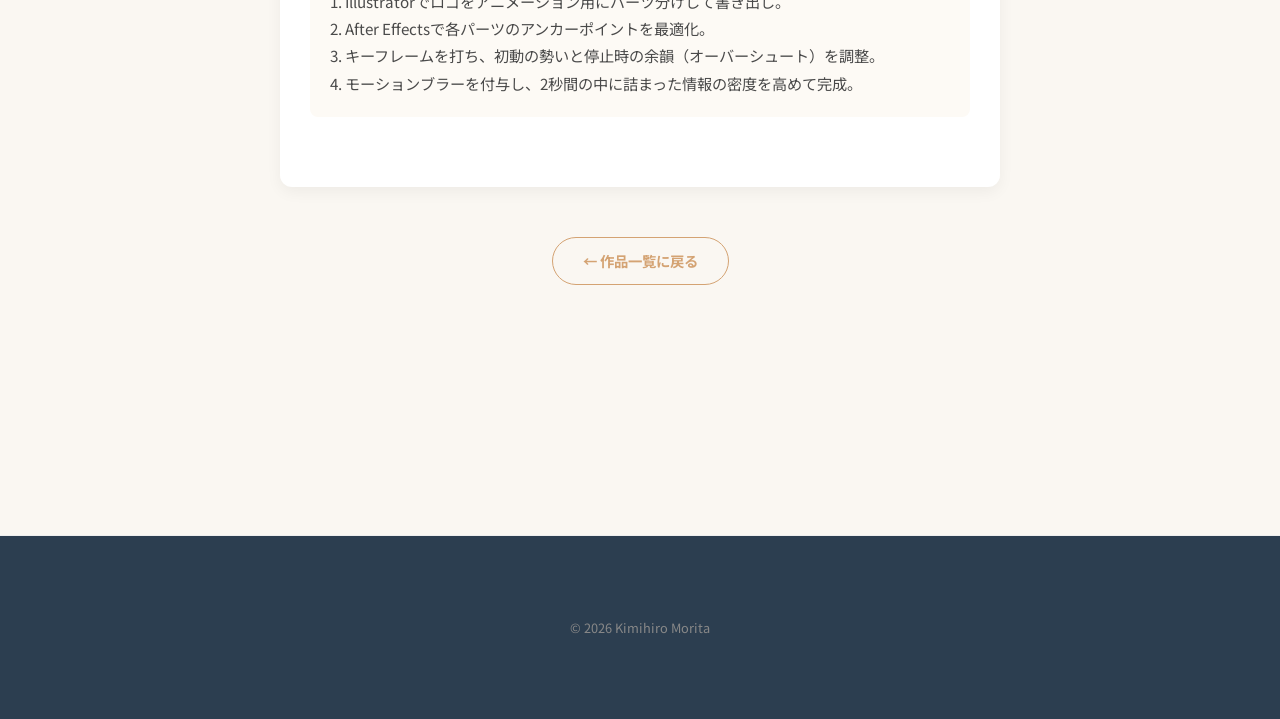
<file: video-detail.html>
<!DOCTYPE html>
<html lang="ja">
<head>
  <meta charset="UTF-8">
  <meta name="viewport" content="width=device-width, initial-scale=1.0">
  <title>制作解説 | ロゴアニメーション制作</title>
  <link rel="stylesheet" href="style.css">
  <link href="https://fonts.googleapis.com/css2?family=Noto+Sans+JP:wght@400;700&display=swap" rel="stylesheet">
  <style>
    /* 共通スタイル */
    body {
      font-family: 'Noto Sans JP', sans-serif;
      line-height: 1.8;
      color: #4a4a4a;
      background-color: #faf7f2; /* ミルクティーベージュ系 */
      margin: 0;
    }
    
    .container { max-width: 900px; margin: 0 auto; padding: 40px 20px; }

    /* トップへ戻るボタン */
    #back-to-top {
      position: fixed;
      bottom: 30px;
      right: 30px;
      width: 50px;
      height: 50px;
      background-color: #f0ad4e;
      color: white;
      border: none;
      border-radius: 50%;
      cursor: pointer;
      box-shadow: 0 4px 15px rgba(0,0,0,0.2);
      display: none;
      z-index: 9999;
      transition: all 0.3s ease;
      align-items: center;
      justify-content: center;
      font-size: 24px;
    }
    #back-to-top:hover { transform: scale(1.1); background-color: #ec971f; }

    /* レイアウトパーツ */
    .detail-content { background: #fff; padding: 30px; border-radius: 12px; margin-top: 30px; box-shadow: 0 5px 15px rgba(0,0,0,0.05); }
    .detail-section h3 { border-left: 4px solid #d4a373; padding-left: 15px; margin-bottom: 15px; }
    .detail-grid { display: grid; grid-template-columns: repeat(auto-fit, minmax(200px, 1fr)); gap: 20px; margin: 30px 0; }
    .detail-box h4 { margin: 0 0 5px 0; color: #d4a373; font-size: 0.9rem; }
    .points-list { padding-left: 20px; list-style-type: none; }
    .points-list li { margin-bottom: 20px; position: relative; }
    .points-list li::before { content: "●"; color: #d4a373; position: absolute; left: -20px; font-size: 0.8rem; }
  </style>
</head>
<body>

<header style="background: #fff; padding: 20px 0; border-bottom: 1px solid #eee;">
  <div class="header-inner" style="max-width: 900px; margin: 0 auto; padding: 0 20px; display: flex; justify-content: space-between; align-items: center;">
    <h1 style="font-size: 1.2rem; margin: 0;"><a href="index.html" style="text-decoration: none; color: inherit;">Atelier MoRITA</a></h1>
    <nav>
      <a href="index.html#works" style="text-decoration: none; color: #d4a373; font-weight: bold; font-size: 0.9rem;">Back to Works</a>
    </nav>
  </div>
</header>

<main class="detail-main">
  <section class="work-intro">
    <div class="container">
      <h2 style="font-size: 1.8rem; color: #5d5d5d; margin-bottom: 5px;">イントロ前ロゴアニメーション制作解説</h2>
      <p class="work-category" style="color: #d4a373; font-weight: bold; margin-bottom: 25px;">Motion Graphics / Brand Identity</p>
      
<div class="detail-hero">
  <iframe 
    width="100%" 
    height="450" 
    src="https://www.youtube.com/embed/w9X30kH1gBE?si=8D8A1wFEVysn98kr" 
    title="YouTube video player" 
    frameborder="0" 
    allow="accelerometer; autoplay; clipboard-write; encrypted-media; gyroscope; picture-in-picture; web-share" 
    referrerpolicy="strict-origin-when-cross-origin" 
    allowfullscreen
    style="border-radius: 8px; box-shadow: 0 4px 20px rgba(0,0,0,0.2); background: #000;">
  </iframe>
</div>

      <div class="detail-content">
        <div class="detail-section">
          <h3>制作の背景</h3>
          <p>ブランドの第一印象を決定づける「イントロ前の2秒」にフォーカスしました。職業訓練中にIllustratorで作成した静止画ロゴに命を吹き込み、視聴者の期待感を高める演出を目指しました。</p>
        </div>

        <div class="detail-grid">
          <div class="detail-box">
            <h4>コンセプト</h4>
            <p>「楽しさと躍動感」。明るいブランドイメージを、弾むような動き（バウンス）で表現。</p>
          </div>
          <div class="detail-box">
            <h4>ターゲット</h4>
            <p>新規視聴者。一瞬で「何か楽しそう」と思わせる視覚効果を狙っています。</p>
          </div>
          <div class="detail-box">
            <h4>使用ツール</h4>
            <p>After Effects / Illustrator</p>
          </div>
        </div>

        <hr style="border: 0; border-top: 1px solid #eee; margin: 30px 0;">

        <div class="detail-section">
          <h3>技術的なこだわり</h3>
          <ul class="points-list">
            <li>
              <strong>物理法則を感じさせるバウンス：</strong>
              グラフエディターでの速度調整に加え、バウンドエクスプレッションを併用。有機的で「生きた」動きを追求しました。
            </li>
            <li>
              <strong>ロゴのパーツ分解と個別制御：</strong>
              Illustratorのレイヤー構造を活かし、各パーツが時間差（オフセット）で出現するように配置。視線が中心に向かうよう誘導しました。
            </li>
            <li>
              <strong>回転とスケールの同期：</strong>
              ただ現れるだけでなく、回転しながら拡大することで、空間の奥行きと力強さを演出しています。
            </li>
          </ul>
        </div>

        <div class="detail-section" style="margin-top: 40px;">
          <h3>制作プロセス</h3>
          <p style="background: #fdfaf5; padding: 20px; border-radius: 8px; font-size: 0.95rem;">
            1. Illustratorでロゴをアニメーション用にパーツ分けして書き出し。<br>
            2. After Effectsで各パーツのアンカーポイントを最適化。<br>
            3. キーフレームを打ち、初動の勢いと停止時の余韻（オーバーシュート）を調整。<br>
            4. モーションブラーを付与し、2秒間の中に詰まった情報の密度を高めて完成。
          </p>
        </div>
      </div>

      <div class="back-link" style="text-align: center; margin-top: 50px;">
        <a href="index.html#works" style="text-decoration: none; color: #d4a373; font-weight: bold; border: 1px solid #d4a373; padding: 10px 30px; border-radius: 30px; transition: 0.3s;">
          ← 作品一覧に戻る
        </a>
      </div>
    </div>
  </section>
</main>

<footer style="margin-top: 60px; border-top: 1px solid #eee;">
  <p style="text-align: center; padding: 40px 0; color: #888; font-size: 0.8rem;">© 2026 Kimihiro Morita</p>
</footer>

<button id="back-to-top" onclick="scrollToTop()">↑</button>

<script>
  window.onscroll = function() {
    const btn = document.getElementById("back-to-top");
    if (document.body.scrollTop > 300 || document.documentElement.scrollTop > 300) {
      btn.style.display = "flex";
    } else {
      btn.style.display = "none";
    }
  };

  function scrollToTop() {
    window.scrollTo({ top: 0, behavior: "smooth" });
  }

 

</body>
</html>
</file>
<file: style.css>
/* --- 基本設定 --- */
:root {
  --main-color: #2c3e50;    /* 信頼感のある濃紺 */
  --accent-color: #e67e22;  /* 視線を引くアクセント（オレンジ） */
  --bg-color: #f9f9f9;      /* 目に優しい薄いグレー */
  --text-color: #333;       /* 読みやすい黒 */
  --section-space: 80px;    /* セクション間の余白 */
}

* {
  box-sizing: border-box;
  margin: 0;
  padding: 0;
  list-style: none;
}

body {
  font-family: 'Noto Sans JP', sans-serif;
  line-height: 1.8; /* 行間を広くして読みやすく */
  color: var(--text-color);
  background-color: var(--bg-color);
  overflow-wrap: break-word; /* 単語の区切りで改行するようにする */
}

/* --- ヘッダー --- */
header {
  background: #fff;
  border-bottom: 1px solid #ddd;
  padding: 20px 0;
  position: sticky;
  top: 0;
  z-index: 100;
}

.header-inner {
  max-width: 1000px;
  margin: 0 auto;
  display: flex;
  justify-content: space-between;
  align-items: center;
  padding: 0 20px;
}

h1 {
  font-size: 1.5rem;
  color: var(--main-color);
}

.job-title {
  font-size: 0.9rem;
  font-weight: normal;
  color: #7f8c8d;
}

nav ul {
  display: flex;
  list-style: none;
}

nav li {
  margin-left: 20px;
}

nav a {
  text-decoration: none;
  color: var(--text-color);
  font-weight: bold;
  transition: color 0.3s;
}

nav a:hover {
  color: var(--accent-color);
}

/* --- メインコンテンツ --- */
main {
  max-width: 900px; /* 視線移動が少なくて済む幅 */
  margin: 0 auto;
  padding: 40px 20px;
}

section {
  margin-bottom: var(--section-space);
}

h2 {
  font-size: 2rem;
  border-left: 5px solid var(--main-color);
  padding-left: 15px;
  margin-bottom: 30px;
  color: var(--main-color);
}

/* --- About Me --- */
.profile-basic {
  display: flex;
  gap: 30px;
  margin-bottom: 40px;
  background: #fff;
  padding: 30px;
  border-radius: 8px;
  box-shadow: 0 2px 10px rgba(0,0,0,0.05);
}

.profile-img img {
  width: 200px;
  height: auto;
  border-radius: 5px;
}

.name-en {
  font-weight: bold;
  color: var(--accent-color);
  margin-bottom: 10px;
}

.history-text {
  margin-bottom: 15px;
}

/* 強みセクション */
.strengths-list {
  list-style: none;
}

.strengths-list li {
  margin-bottom: 30px;
  background: #fff;
  padding: 20px;
  border-radius: 8px;
}

.episode {
  margin-top: 10px;
  padding: 10px 20px;
  background: #f0f4f8;
  border-radius: 5px;
  font-size: 0.95rem;
  border-left: 3px solid #cbd5e0;
}

/* --- Works --- */
.works-grid {
  display: flex;
  flex-direction: column;
  gap: 40px; /* ★ 100px から 40px に修正 */
}

/* --- Works --- */
.works-grid {
  display: flex; /* gridよりも1枚ずつしっかり見せるならflexが制御しやすいです */
  flex-direction: column;
  gap: 100px; /* 作品同士の距離をしっかり離す */
}

/* HTMLのクラス名に合わせて修正（sの有無に注意） */
* --- Works --- */
.works-items {
  background: #fff;
  padding: 40px 20px; /* 前回の修正：左右を詰めたもの */
  border-radius: 12px;
  box-shadow: 0 4px 20px rgba(0,0,0,0.08);
  border-top: 5px solid var(--main-color);
  
  margin-top: 0; /* ★ 60px を 0 に修正 */
}


.works-items {
    text-align: left;
  }

.works-items h3 {
  text-align: center;
  display: block;
  /* 上の余白を 0 にして、padding分(40px)だけに統一 */
  margin-top: 0;
  margin-bottom: 30px; /* 下の余白も少し詰めるとさらにスッキリします */
  
  font-size: 1.8rem;
  letter-spacing: 0.05em;
  line-height: 1.5;
  color: var(--main-color);

  /* --- ここから追加 --- */
  word-break: keep-all;     /* 単語の途中（文節）での改行を防ぐ */
  overflow-wrap: anywhere;  /* 枠からはみ出しそうな時だけ改行を許可する */
  /* --- ここまで追加 --- */
  
}



/* 動画・画像エリア */
.works-items video,
.work-img img {
  width: 100%;
  height: auto;
  border-radius: 8px;
  margin-bottom: 25px;
  display: block;
}

/* 説明文エリア */
.works-items p {
  margin-bottom: 1.5rem;
  line-height: 2; /* さらに行間を広げて「読む負担」を減らす */
}

/* コンセプト・ターゲットなどの詳細項目 */
.work-detail, .work-specs {
  background: #fcfcfc;
  padding: 20px;
  border-left: 3px solid var(--accent-color); /* アクセントカラーを左線に活用 */
  margin-top: 20px;
}

.work-detail p, .work-specs p {
  margin-bottom: 8px;
  font-size: 0.95rem;
}

.work-detail strong, .work-specs strong {
  color: var(--main-color);
  display: inline-block;
  width: px; /* 項目名を揃えると格段に見やすくなります */
}

video {
  border-radius: 5px;
  background: #000;
}

/* --- Skills --- */
.skills-list {
  display: grid;
  grid-template-columns: repeat(auto-fit, minmax(300px, 1fr));
  gap: 20px;
  list-style: none;
}

.skill-item {
  background: #fff;
  padding: 20px;
  border-radius: 8px;
  border-top: 4px solid var(--main-color);
}

.skill-name {
  font-weight: bold;
  display: block;
  margin-bottom: 10px;
  font-size: 1.1rem;
}

.skill-desc {
  font-size: 0.9rem;
}

/* --- フッター --- */
footer {
  text-align: center;
  padding: 40px 0;
  background: var(--main-color);
  color: #fff;
}

/* --- レスポンシブ (スマホ対応) --- */
@media (max-width: 768px) {
  .profile-basic {
    flex-direction: column;
    align-items: center;
    /* text-align: center;  ←これを削除または left に変更 */
    text-align: left; 
  }
  
  nav li {
    margin: 10px;
  }
  
  .profile-basic {
    flex-direction: column;
    align-items: center;
    text-align: center;
  }
}

/* JSで動かすための初期状態 */
.fade-in-base {
  opacity: 0;
  transform: translateY(20px);
  transition: opacity 0.8s ease-out, transform 0.8s ease-out;
}

/* JSによってクラスがついた時の状態 */
.is-visible {
  opacity: 1 !important;
  transform: translateY(0) !important;
}

/* メニューのアクティブ色（JS用） */
nav a.active {
  color: #e67e22 !important;
}


/* --- トップに戻るボタン --- */
.back-to-top {
  position: fixed;    /* 画面に対して固定 */
  right: 20px;        /* 右端からの距離 */
  bottom: 20px;       /* 下端からの距離 */
  width: 50px;
  height: 50px;
  background-color: var(--accent-color); /* オレンジ色を適用 */
  color: #fff;
  text-decoration: none;
  border-radius: 50%; /* 正円にする */
  display: flex;
  justify-content: center;
  align-items: center;
  font-size: 1.5rem;
  font-weight: bold;
  box-shadow: 0 4px 10px rgba(0,0,0,0.2);
  z-index: 1000;      /* 他の要素より上に表示 */
  transition: transform 0.3s, opacity 0.3s;
  
  /* 初期状態は少し透明にする、あるいは非表示にする */
  opacity: 0.8;
}

.back-to-top:hover {
  transform: translateY(-5px); /* ホバー時に少し浮くアニメーション */
  opacity: 1;
}

/* スムーズスクロールの設定（HTML全体に適用） */
html {
  scroll-behavior: smooth;
}


/* =================================================
   作品詳細ページ（illustration-detail.html）用のスタイル
   ================================================== */

/* 詳細ページのメインエリア設定 */
.detail-main {
  padding-top: 40px;
  max-width: 800px; /* TOPより少し絞ると読みやすくなります */
  margin: 0 auto;
}

/* 「戻る」ボタンのデザイン */
.back-link {
  margin-bottom: 30px;
}

.back-link a {
  text-decoration: none;
  color: var(--main-color);
  font-weight: bold;
  font-size: 0.9rem;
  display: inline-block;
  transition: transform 0.2s;
}

.back-link a:hover {
  transform: translateX(-5px); /* 左に少し動くアニメーション */
  color: var(--accent-color);
}

/* 作品を囲む白いボックス */
.work-detail-container {
  background: #fff;
  padding: 40px;
  border-radius: 12px;
  box-shadow: 0 4px 20px rgba(0,0,0,0.05);
  margin-bottom: 80px;
}

/* メイン画像 */
.detail-visual img {
  width: 100%;
  height: auto;
  display: block;
  margin: 0 auto 40px;
  border-radius: 8px;
  /* 画像に立体感を出す影 */
  box-shadow: 0 10px 30px rgba(0,0,0,0.1);
}

/* 各セクション（制作背景など）の見出し */
.detail-section {
  margin-bottom: 40px;
}

.detail-section h3 {
  border-left: 4px solid var(--accent-color); /* オレンジのアクセント線 */
  padding-left: 15px;
  margin-bottom: 20px;
  color: var(--main-color);
  font-size: 1.3rem;
}

/* コンセプトとターゲットを横並びにする（PC時） */
.detail-grid {
  display: grid;
  grid-template-columns: 1fr 1fr;
  gap: 20px;
  margin-bottom: 40px;
}

/* 横並びの各ボックス */
.detail-box {
  background: #f8f9fa; /* 薄いグレーの背景 */
  padding: 20px;
  border-radius: 8px;
}

.detail-box h4 {
  color: var(--main-color);
  margin-bottom: 10px;
  font-size: 1rem;
  display: flex;
  align-items: center;
}

.detail-box h4::before {
  content: "●";
  color: var(--accent-color);
  margin-right: 8px;
  font-size: 0.8rem;
}

/* 箇条書きの調整 */
.detail-section ul {
  padding-left: 20px;
  list-style-type: none; /* デフォルトの●を消す */
}

.detail-section li {
  margin-bottom: 12px;
  position: relative;
}

.detail-section li::before {
  content: "・";
  position: absolute;
  left: -15px;
  color: var(--main-color);
}

/* スマホ用の調整（画面が狭いときは縦に並べる） */
@media (max-width: 768px) {
  .detail-grid {
    grid-template-columns: 1fr;
  }
  .work-detail-container {
    padding: 20px;
  }
}


/* --- 画像拡大（モーダル）用のスタイル --- */
.modal {
  display: none; /* 初期状態は非表示 */
  position: fixed;
  z-index: 2000;
  top: 0;
  left: 0;
  width: 100%;
  height: 100%;
  background-color: rgba(0,0,0,0.9); /* 背景を暗くする */
  cursor: zoom-out;
  justify-content: center;
  align-items: center;
}

.modal img {
  max-width: 90%;
  max-height: 90%;
  object-fit: contain;
  box-shadow: 0 0 20px rgba(255,255,255,0.2);
  animation: zoomIn 0.3s ease;
}

@keyframes zoomIn {
  from {transform: scale(0.8); opacity: 0;}
  to {transform: scale(1); opacity: 1;}
}


/* フェードインの例 */
.detail-content {
  animation: fadeInUp 1s ease-out;
}

@keyframes fadeInUp {
  from {
    opacity: 0;
    transform: translateY(20px);
  }
  to {
    opacity: 1;
    transform: translateY(0);
  }
}

/* トップへ戻るボタンのスタイル */
        #back-to-top {
            position: fixed;
            bottom: 30px;
            right: 30px;
            width: 50px;
            height: 50px;
            background-color: #f0ad4e; /* オレンジ色 */
            color: white;
            border: none;
            border-radius: 50%;
            cursor: pointer;
            box-shadow: 0 4px 15px rgba(0,0,0,0.2);
            display: none; /* スクロールするまで隠す */
            z-index: 9999;
            transition: all 0.3s ease;
            outline: none;
        }

        #back-to-top:hover {
            transform: scale(1.1);
            background-color: #ec971f;
        }
</file>
